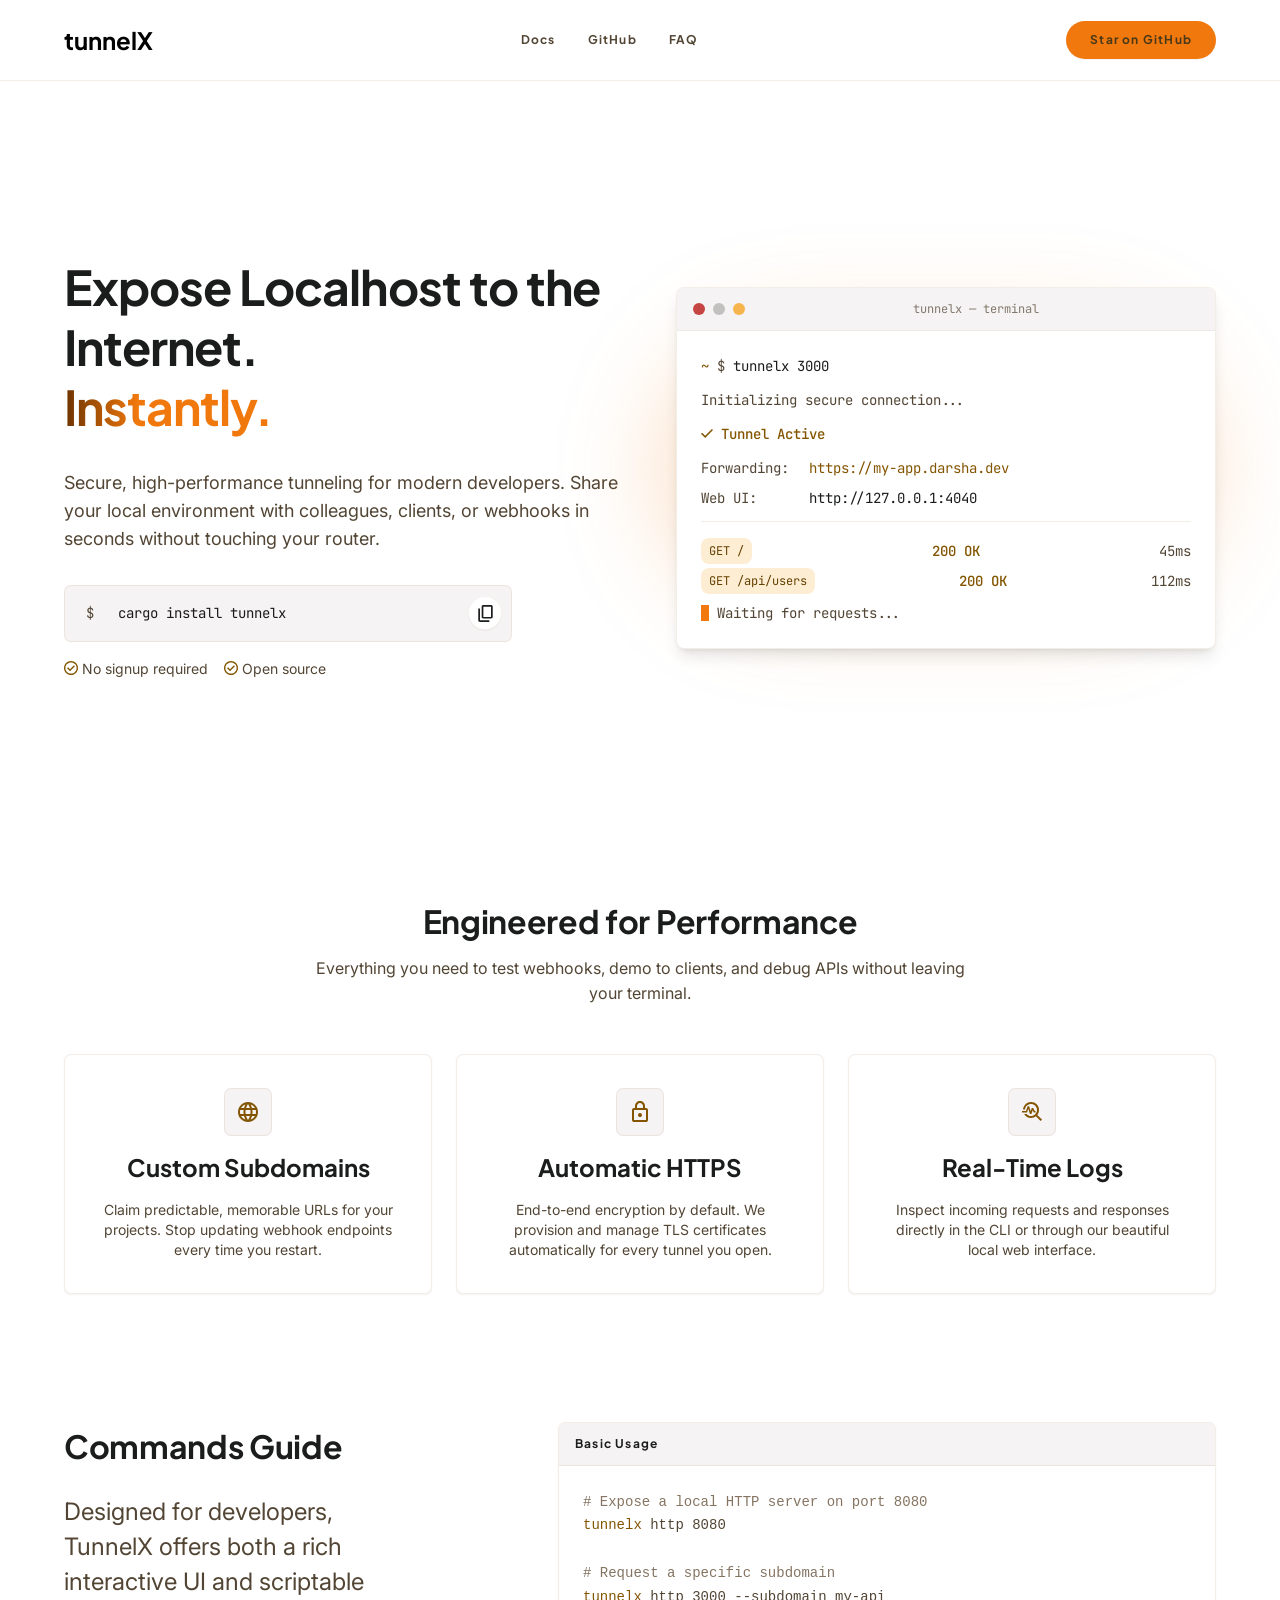
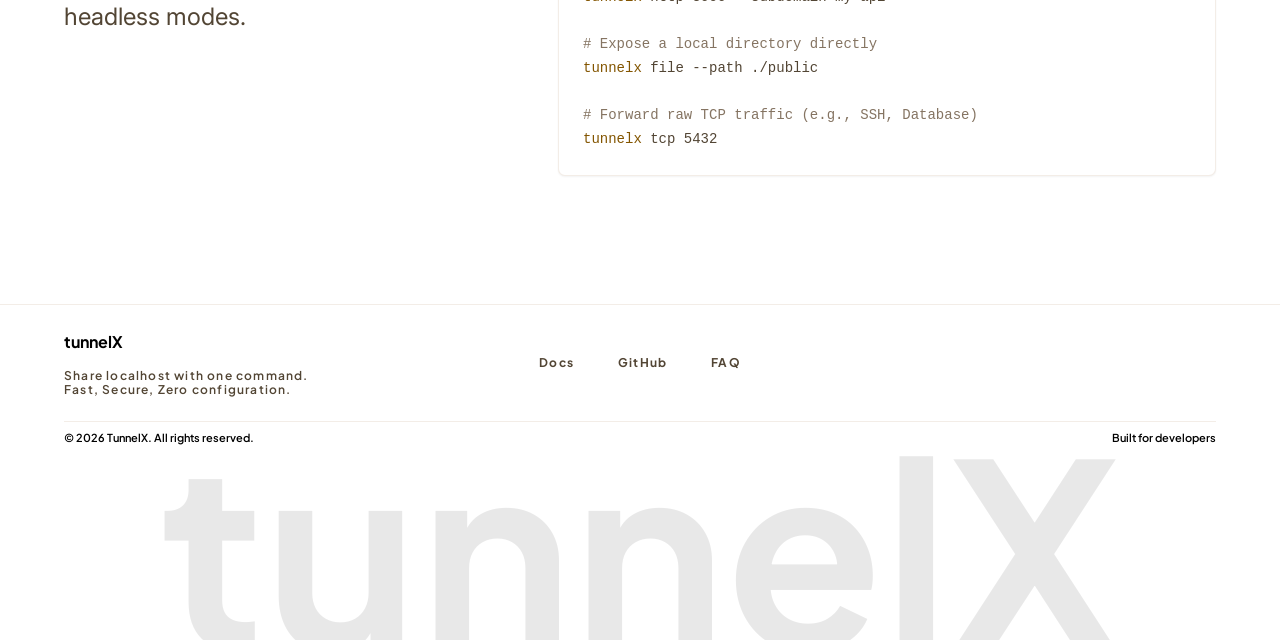
<file: website/index.html>
<!DOCTYPE html>
<html lang="en">
<head>
  <meta charset="UTF-8" />
  <meta name="viewport" content="width=device-width, initial-scale=1.0" />
  <title>tunnelX — Expose Localhost to the Internet. Instantly.</title>
  <meta name="description" content="Secure, high-performance tunneling for modern developers. Share your local environment with colleagues, clients, or webhooks in seconds without touching your router." />
  <link rel="preconnect" href="https://fonts.googleapis.com" />
  <link rel="preconnect" href="https://fonts.gstatic.com" crossorigin />
  <link href="https://fonts.googleapis.com/css2?family=Inter:wght@400;500;600&family=JetBrains+Mono:wght@400;500&family=Plus+Jakarta+Sans:wght@600;700;800&display=swap" rel="stylesheet" />
  <link rel="stylesheet" href="styles.css" />
</head>
<body>
  <!-- ================= NAV ================= -->
  <header class="nav">
    <div class="nav__inner container">
      <a class="nav__logo" href="#top">tunnelX</a>

      <nav class="nav__links" aria-label="Primary">
        <a href="docs.html">Docs</a>
        <a href="https://github.com/Its-darshu/tunnelX" rel="noopener">GitHub</a>
        <a href="#faq">FAQ</a>
      </nav>

      <div class="nav__actions">
        <a class="btn btn--primary" href="https://github.com/Its-darshu/tunnelX" rel="noopener">Star on GitHub</a>
        <button class="nav__toggle" aria-label="Toggle menu" aria-expanded="false" aria-controls="mobileMenu">
          <span></span><span></span><span></span>
        </button>
      </div>
    </div>
    <nav class="nav__mobile" id="mobileMenu" aria-label="Mobile">
      <a href="docs.html">Docs</a>
      <a href="https://github.com/Its-darshu/tunnelX" rel="noopener">GitHub</a>
      <a href="#faq">FAQ</a>
    </nav>
  </header>

  <main id="top">
    <!-- ================= HERO ================= -->
    <section class="hero container">
      <div class="hero__copy">
        <h1 class="hero__title">
          Expose Localhost to the<br />
          Internet.<br />
          <span class="hero__accent">Instantly.</span>
        </h1>
        <p class="hero__lead">
          Secure, high-performance tunneling for modern developers.
          Share your local environment with colleagues, clients, or
          webhooks in seconds without touching your router.
        </p>

        <div class="install">
          <div class="install__field">
            <span class="install__prompt">$</span>
            <code class="install__cmd" id="installCmd">cargo install tunnelx</code>
            <button class="install__copy" id="copyBtn" aria-label="Copy install command">
              <svg viewBox="0 0 14.1667 16.6667" width="15" height="17" fill="none" aria-hidden="true">
                <path d="M5 13.3333C4.54167 13.3333 4.14931 13.1701 3.82292 12.8438C3.49653 12.5174 3.33333 12.125 3.33333 11.6667V1.66667C3.33333 1.20833 3.49653 0.815972 3.82292 0.489583C4.14931 0.163194 4.54167 0 5 0H12.5C12.9583 0 13.3507 0.163194 13.6771 0.489583C14.0035 0.815972 14.1667 1.20833 14.1667 1.66667V11.6667C14.1667 12.125 14.0035 12.5174 13.6771 12.8438C13.3507 13.1701 12.9583 13.3333 12.5 13.3333H5M5 11.6667H12.5V1.66667H5V11.6667M1.66667 16.6667C1.20833 16.6667 0.815972 16.5035 0.489583 16.1771C0.163194 15.8507 0 15.4583 0 15V3.33333H1.66667V15H10.8333V16.6667H1.66667Z" fill="currentColor"/>
              </svg>
            </button>
          </div>
          <ul class="install__badges">
            <li>
              <svg viewBox="0 0 13.3333 13.3333" width="14" height="14" fill="none" aria-hidden="true">
                <path d="M5.73333 9.73333L10.4333 5.03333L9.5 4.1L5.73333 7.86667L3.83333 5.96667L2.9 6.9L5.73333 9.73333M6.66667 13.3333C5.74444 13.3333 4.87778 13.1583 4.06667 12.8083C3.25556 12.4583 2.55 11.9833 1.95 11.3833C1.35 10.7833 0.875 10.0778 0.525 9.26667C0.175 8.45556 0 7.58889 0 6.66667C0 5.74444 0.175 4.87778 0.525 4.06667C0.875 3.25556 1.35 2.55 1.95 1.95C2.55 1.35 3.25556 0.875 4.06667 0.525C4.87778 0.175 5.74444 0 6.66667 0C7.58889 0 8.45556 0.175 9.26667 0.525C10.0778 0.875 10.7833 1.35 11.3833 1.95C11.9833 2.55 12.4583 3.25556 12.8083 4.06667C13.1583 4.87778 13.3333 5.74444 13.3333 6.66667C13.3333 7.58889 13.1583 8.45556 12.8083 9.26667C12.4583 10.0778 11.9833 10.7833 11.3833 11.3833C10.7833 11.9833 10.0778 12.4583 9.26667 12.8083C8.45556 13.1583 7.58889 13.3333 6.66667 13.3333M6.66667 12C8.15556 12 9.41667 11.4833 10.45 10.45C11.4833 9.41667 12 8.15556 12 6.66667C12 5.17778 11.4833 3.91667 10.45 2.88333C9.41667 1.85 8.15556 1.33333 6.66667 1.33333C5.17778 1.33333 3.91667 1.85 2.88333 2.88333C1.85 3.91667 1.33333 5.17778 1.33333 6.66667C1.33333 8.15556 1.85 9.41667 2.88333 10.45C3.91667 11.4833 5.17778 12 6.66667 12Z" fill="currentColor"/>
              </svg>
              No signup required
            </li>
            <li>
              <svg viewBox="0 0 13.3333 13.3333" width="14" height="14" fill="none" aria-hidden="true">
                <path d="M5.73333 9.73333L10.4333 5.03333L9.5 4.1L5.73333 7.86667L3.83333 5.96667L2.9 6.9L5.73333 9.73333M6.66667 13.3333C5.74444 13.3333 4.87778 13.1583 4.06667 12.8083C3.25556 12.4583 2.55 11.9833 1.95 11.3833C1.35 10.7833 0.875 10.0778 0.525 9.26667C0.175 8.45556 0 7.58889 0 6.66667C0 5.74444 0.175 4.87778 0.525 4.06667C0.875 3.25556 1.35 2.55 1.95 1.95C2.55 1.35 3.25556 0.875 4.06667 0.525C4.87778 0.175 5.74444 0 6.66667 0C7.58889 0 8.45556 0.175 9.26667 0.525C10.0778 0.875 10.7833 1.35 11.3833 1.95C11.9833 2.55 12.4583 3.25556 12.8083 4.06667C13.1583 4.87778 13.3333 5.74444 13.3333 6.66667C13.3333 7.58889 13.1583 8.45556 12.8083 9.26667C12.4583 10.0778 11.9833 10.7833 11.3833 11.3833C10.7833 11.9833 10.0778 12.4583 9.26667 12.8083C8.45556 13.1583 7.58889 13.3333 6.66667 13.3333M6.66667 12C8.15556 12 9.41667 11.4833 10.45 10.45C11.4833 9.41667 12 8.15556 12 6.66667C12 5.17778 11.4833 3.91667 10.45 2.88333C9.41667 1.85 8.15556 1.33333 6.66667 1.33333C5.17778 1.33333 3.91667 1.85 2.88333 2.88333C1.85 3.91667 1.33333 5.17778 1.33333 6.66667C1.33333 8.15556 1.85 9.41667 2.88333 10.45C3.91667 11.4833 5.17778 12 6.66667 12Z" fill="currentColor"/>
              </svg>
              Open source
            </li>
          </ul>
        </div>
      </div>

      <!-- Terminal mock -->
      <div class="hero__terminal">
        <div class="term__glow" aria-hidden="true"></div>
        <div class="term">
          <div class="term__bar">
            <span class="term__dot term__dot--red"></span>
            <span class="term__dot term__dot--yellow"></span>
            <span class="term__dot term__dot--green"></span>
            <span class="term__title">tunnelx — terminal</span>
          </div>
          <div class="term__body">
            <p class="term__line"><span class="c-amber">~</span> <span class="c-muted">$</span> <span class="c-ink">tunnelx 3000</span></p>
            <p class="term__line c-muted">Initializing secure connection...</p>
            <p class="term__line term__active">
              <svg viewBox="0 0 10.8667 8.01667" width="12" height="9" fill="none" aria-hidden="true">
                <path d="M3.8 8.01667L0 4.21667L0.95 3.26667L3.8 6.11667L9.91667 0L10.8667 0.95L3.8 8.01667Z" fill="currentColor"/>
              </svg>
              <span class="c-amber">Tunnel Active</span>
            </p>
            <dl class="term__meta">
              <dt class="c-muted">Forwarding:</dt>
              <dd class="c-link">https://my-app.darsha.dev</dd>
              <dt class="c-muted">Web UI:</dt>
              <dd class="c-ink">http://127.0.0.1:4040</dd>
            </dl>
            <div class="term__requests">
              <div class="term__req">
                <span class="req__method">GET /</span>
                <span class="c-amber req__status">200 OK</span>
                <span class="c-muted req__time">45ms</span>
              </div>
              <div class="term__req">
                <span class="req__method">GET /api/users</span>
                <span class="c-amber req__status">200 OK</span>
                <span class="c-muted req__time">112ms</span>
              </div>
              <div class="term__waiting">
                <span class="term__cursor"></span>
                <span class="c-muted">Waiting for requests...</span>
              </div>
            </div>
          </div>
        </div>
      </div>
    </section>

    <!-- ================= FEATURES ================= -->
    <section class="features container" id="faq">
      <div class="section-head">
        <h2 class="section-head__title section-head__title--sm">Engineered for Performance</h2>
        <p class="section-head__sub">
          Everything you need to test webhooks, demo to clients, and debug APIs without leaving
          your terminal.
        </p>
      </div>
      <div class="features__grid">
        <article class="card">
          <div class="card__icon">
            <svg viewBox="0 0 20 20" width="20" height="20" fill="none" aria-hidden="true">
              <path d="M10.0125 20C8.6375 20 7.34167 19.7375 6.125 19.2125C4.90833 18.6875 3.84583 17.9708 2.9375 17.0625C2.02917 16.1542 1.3125 15.0917 0.7875 13.875C0.2625 12.6583 0 11.3625 0 9.9875C0 8.6125 0.2625 7.32083 0.7875 6.1125C1.3125 4.90417 2.02917 3.84583 2.9375 2.9375C3.84583 2.02917 4.90833 1.3125 6.125 0.7875C7.34167 0.2625 8.6375 0 10.0125 0C11.3875 0 12.6792 0.2625 13.8875 0.7875C15.0958 1.3125 16.1542 2.02917 17.0625 2.9375C17.9708 3.84583 18.6875 4.90417 19.2125 6.1125C19.7375 7.32083 20 8.6125 20 9.9875C20 11.3625 19.7375 12.6583 19.2125 13.875C18.6875 15.0917 17.9708 16.1542 17.0625 17.0625C16.1542 17.9708 15.0958 18.6875 13.8875 19.2125C12.6792 19.7375 11.3875 20 10.0125 20M10 17.95C10.4333 17.35 10.8083 16.725 11.125 16.075C11.4417 15.425 11.7 14.7333 11.9 14H8.1C8.3 14.7333 8.55833 15.425 8.875 16.075C9.19167 16.725 9.56667 17.35 10 17.95M7.4 17.55C7.1 17 6.8375 16.4292 6.6125 15.8375C6.3875 15.2458 6.2 14.6333 6.05 14H3.1C3.58333 14.8333 4.1875 15.5583 4.9125 16.175C5.6375 16.7917 6.46667 17.25 7.4 17.55M12.6 17.55C13.5333 17.25 14.3625 16.7917 15.0875 16.175C15.8125 15.5583 16.4167 14.8333 16.9 14H13.95C13.8 14.6333 13.6125 15.2458 13.3875 15.8375C13.1625 16.4292 12.9 17 12.6 17.55M2.25 12H5.65C5.6 11.6667 5.5625 11.3375 5.5375 11.0125C5.5125 10.6875 5.5 10.35 5.5 10C5.5 9.65 5.5125 9.3125 5.5375 8.9875C5.5625 8.6625 5.6 8.33333 5.65 8H2.25C2.16667 8.33333 2.10417 8.6625 2.0625 8.9875C2.02083 9.3125 2 9.65 2 10C2 10.35 2.02083 10.6875 2.0625 11.0125C2.10417 11.3375 2.16667 11.6667 2.25 12M7.65 12H12.35C12.4 11.6667 12.4375 11.3375 12.4625 11.0125C12.4875 10.6875 12.5 10.35 12.5 10C12.5 9.65 12.4875 9.3125 12.4625 8.9875C12.4375 8.6625 12.4 8.33333 12.35 8H7.65C7.6 8.33333 7.5625 8.6625 7.5375 8.9875C7.5125 9.3125 7.5 9.65 7.5 10C7.5 10.35 7.5125 10.6875 7.5375 11.0125C7.5625 11.3375 7.6 11.6667 7.65 12M14.35 12H17.75C17.8333 11.6667 17.8958 11.3375 17.9375 11.0125C17.9792 10.6875 18 10.35 18 10C18 9.65 17.9792 9.3125 17.9375 8.9875C17.8958 8.6625 17.8333 8.33333 17.75 8H14.35C14.4 8.33333 14.4375 8.6625 14.4625 8.9875C14.4875 9.3125 14.5 9.65 14.5 10C14.5 10.35 14.4875 10.6875 14.4625 11.0125C14.4375 11.3375 14.4 11.6667 14.35 12M13.95 6H16.9C16.4167 5.16667 15.8125 4.44167 15.0875 3.825C14.3625 3.20833 13.5333 2.75 12.6 2.45C12.9 3 13.1625 3.57083 13.3875 4.1625C13.6125 4.75417 13.8 5.36667 13.95 6M8.1 6H11.9C11.7 5.26667 11.4417 4.575 11.125 3.925C10.8083 3.275 10.4333 2.65 10 2.05C9.56667 2.65 9.19167 3.275 8.875 3.925C8.55833 4.575 8.3 5.26667 8.1 6M3.1 6H6.05C6.2 5.36667 6.3875 4.75417 6.6125 4.1625C6.8375 3.57083 7.1 3 7.4 2.45C6.46667 2.75 5.6375 3.20833 4.9125 3.825C4.1875 4.44167 3.58333 5.16667 3.1 6Z" fill="currentColor"/>
            </svg>
          </div>
          <h3 class="card__title">Custom Subdomains</h3>
          <p class="card__body">Claim predictable, memorable URLs for your projects. Stop updating webhook endpoints every time you restart.</p>
        </article>

        <article class="card">
          <div class="card__icon">
            <svg viewBox="0 0 16 21" width="16" height="21" fill="none" aria-hidden="true">
              <path d="M2 21C1.45 21 0.979167 20.8042 0.5875 20.4125C0.195833 20.0208 0 19.55 0 19V9C0 8.45 0.195833 7.97917 0.5875 7.5875C0.979167 7.19583 1.45 7 2 7H3V5C3 3.61667 3.4875 2.4375 4.4625 1.4625C5.4375 0.4875 6.61667 0 8 0C9.38333 0 10.5625 0.4875 11.5375 1.4625C12.5125 2.4375 13 3.61667 13 5V7H14C14.55 7 15.0208 7.19583 15.4125 7.5875C15.8042 7.97917 16 8.45 16 9V19C16 19.55 15.8042 20.0208 15.4125 20.4125C15.0208 20.8042 14.55 21 14 21H2M2 19H14V9H2V19M8 16C8.55 16 9.02083 15.8042 9.4125 15.4125C9.80417 15.0208 10 14.55 10 14C10 13.45 9.80417 12.9792 9.4125 12.5875C9.02083 12.1958 8.55 12 8 12C7.45 12 6.97917 12.1958 6.5875 12.5875C6.19583 12.9792 6 13.45 6 14C6 14.55 6.19583 15.0208 6.5875 15.4125C6.97917 15.8042 7.45 16 8 16M5 7H11V5C11 4.16667 10.7083 3.45833 10.125 2.875C9.54167 2.29167 8.83333 2 8 2C7.16667 2 6.45833 2.29167 5.875 2.875C5.29167 3.45833 5 4.16667 5 5V7Z" fill="currentColor"/>
            </svg>
          </div>
          <h3 class="card__title">Automatic HTTPS</h3>
          <p class="card__body">End-to-end encryption by default. We provision and manage TLS certificates automatically for every tunnel you open.</p>
        </article>

        <article class="card">
          <div class="card__icon">
            <svg viewBox="0 0 20 19" width="20" height="19" fill="none" aria-hidden="true">
              <path d="M18.6 19L13.9 14.3C13.2167 14.8333 12.4625 15.25 11.6375 15.55C10.8125 15.85 9.93333 16 9 16C7.5 16 6.14583 15.6333 4.9375 14.9C3.72917 14.1667 2.775 13.2 2.075 12H4.525C5.09167 12.6167 5.75417 13.1042 6.5125 13.4625C7.27083 13.8208 8.1 14 9 14C10.6667 14 12.0833 13.4167 13.25 12.25C14.4167 11.0833 15 9.66667 15 8C15 6.33333 14.4167 4.91667 13.25 3.75C12.0833 2.58333 10.6667 2 9 2C7.43333 2 6.07917 2.52917 4.9375 3.5875C3.79583 4.64583 3.15833 5.95 3.025 7.5H1.025C1.15833 5.38333 1.9875 3.60417 3.5125 2.1625C5.0375 0.720833 6.86667 0 9 0C11.2333 0 13.125 0.775 14.675 2.325C16.225 3.875 17 5.76667 17 8C17 8.93333 16.85 9.8125 16.55 10.6375C16.25 11.4625 15.8333 12.2167 15.3 12.9L20 17.6L18.6 19M7.925 12L6.35 6.8L5.05 10.5H0V9H4L5.65 4.25H7.15L8.675 9.35L9.75 6H11.25L12.75 9H13.5V10.5H11.825L10.65 8.15L9.4 12H7.925Z" fill="currentColor"/>
            </svg>
          </div>
          <h3 class="card__title">Real-Time Logs</h3>
          <p class="card__body">Inspect incoming requests and responses directly in the CLI or through our beautiful local web interface.</p>
        </article>
      </div>
    </section>

    <!-- ================= COMMANDS GUIDE ================= -->
    <section class="commands container" id="commands">
      <div class="commands__intro">
        <h2 class="commands__title">Commands Guide</h2>
        <p class="commands__text">Designed for developers, TunnelX offers both a rich interactive UI and scriptable headless modes.</p>
      </div>
      <div class="code-panel">
        <div class="code-panel__bar">Basic Usage</div>
        <pre class="code-panel__pre"><code><span class="c-comment"># Expose a local HTTP server on port 8080</span>
<span class="c-cmd">tunnelx</span> http 8080

<span class="c-comment"># Request a specific subdomain</span>
<span class="c-cmd">tunnelx</span> http 3000 --subdomain my-api

<span class="c-comment"># Expose a local directory directly</span>
<span class="c-cmd">tunnelx</span> file --path ./public

<span class="c-comment"># Forward raw TCP traffic (e.g., SSH, Database)</span>
<span class="c-cmd">tunnelx</span> tcp 5432</code></pre>
      </div>
    </section>
  </main>

  <!-- ================= FOOTER ================= -->
  <footer class="footer">
    <div class="footer__inner container">
      <div class="footer__top">
        <div class="footer__brand">
          <span class="footer__logo">tunnelX</span>
          <p class="footer__tagline">Share localhost with one command.<br />Fast, Secure, Zero configuration.</p>
        </div>
        <nav class="footer__nav" aria-label="Footer">
          <a href="docs.html">Docs</a>
          <a href="https://github.com/Its-darshu/tunnelX" rel="noopener">GitHub</a>
          <a href="index.html#faq">FAQ</a>
        </nav>
      </div>

      <hr class="footer__divider" />

      <div class="footer__bottom">
        <span>© 2026 TunnelX. All rights reserved.</span>
        <span>Built for developers</span>
      </div>

      <div class="footer__watermark" aria-hidden="true">tunnelX</div>
    </div>
  </footer>

  <script src="script.js"></script>
</body>
</html>
</file>
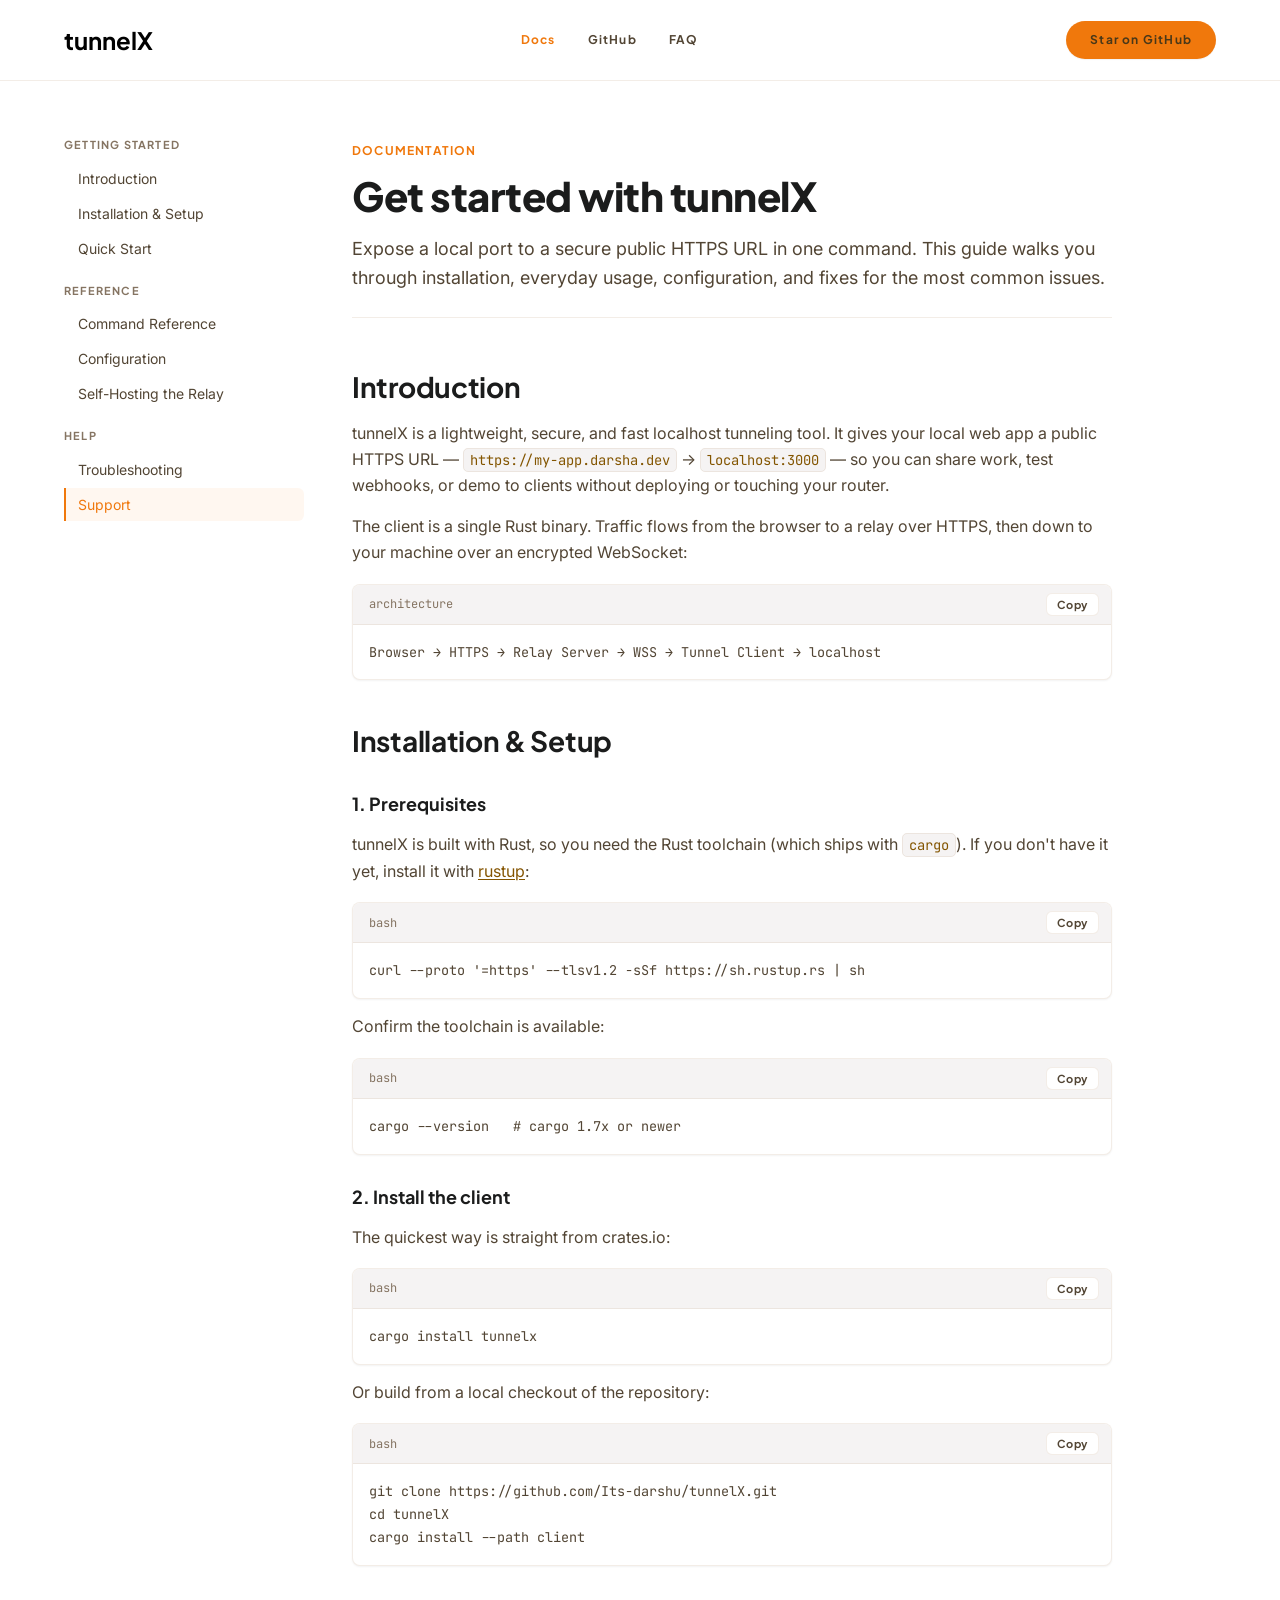
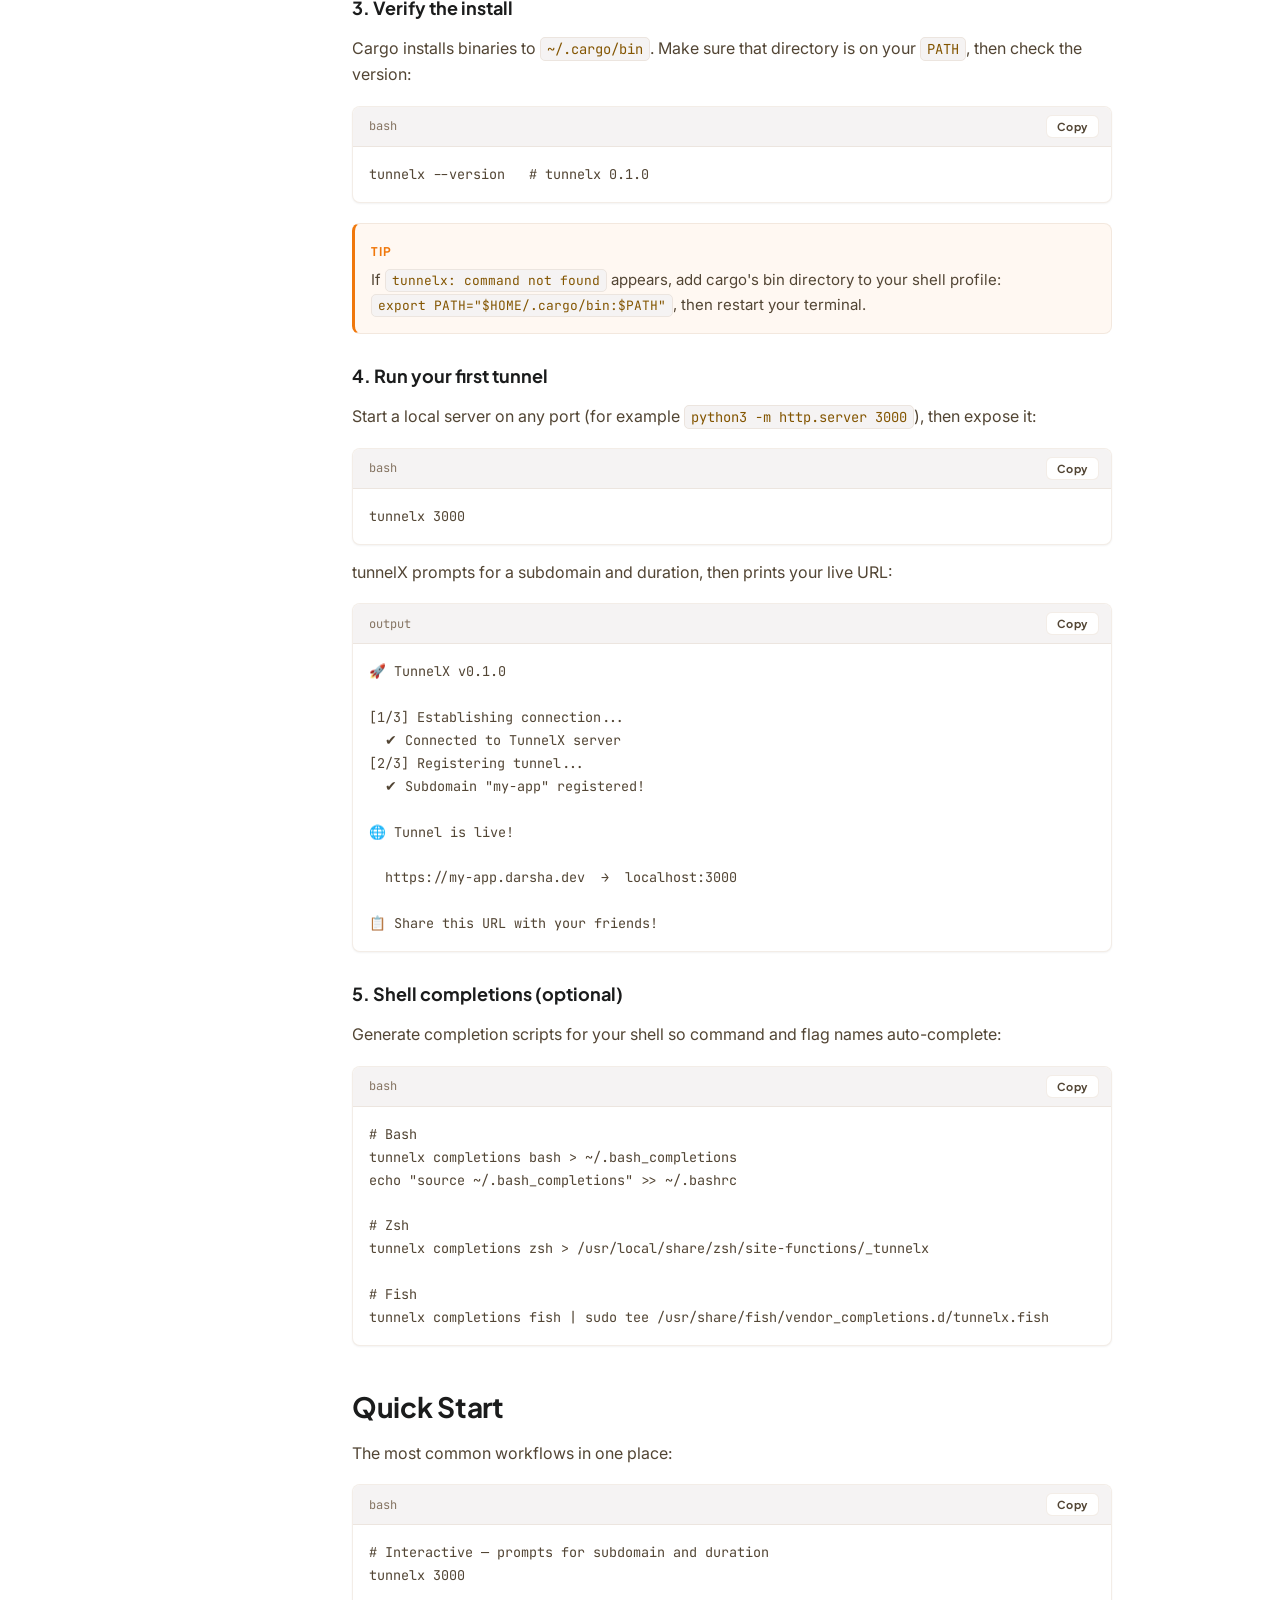
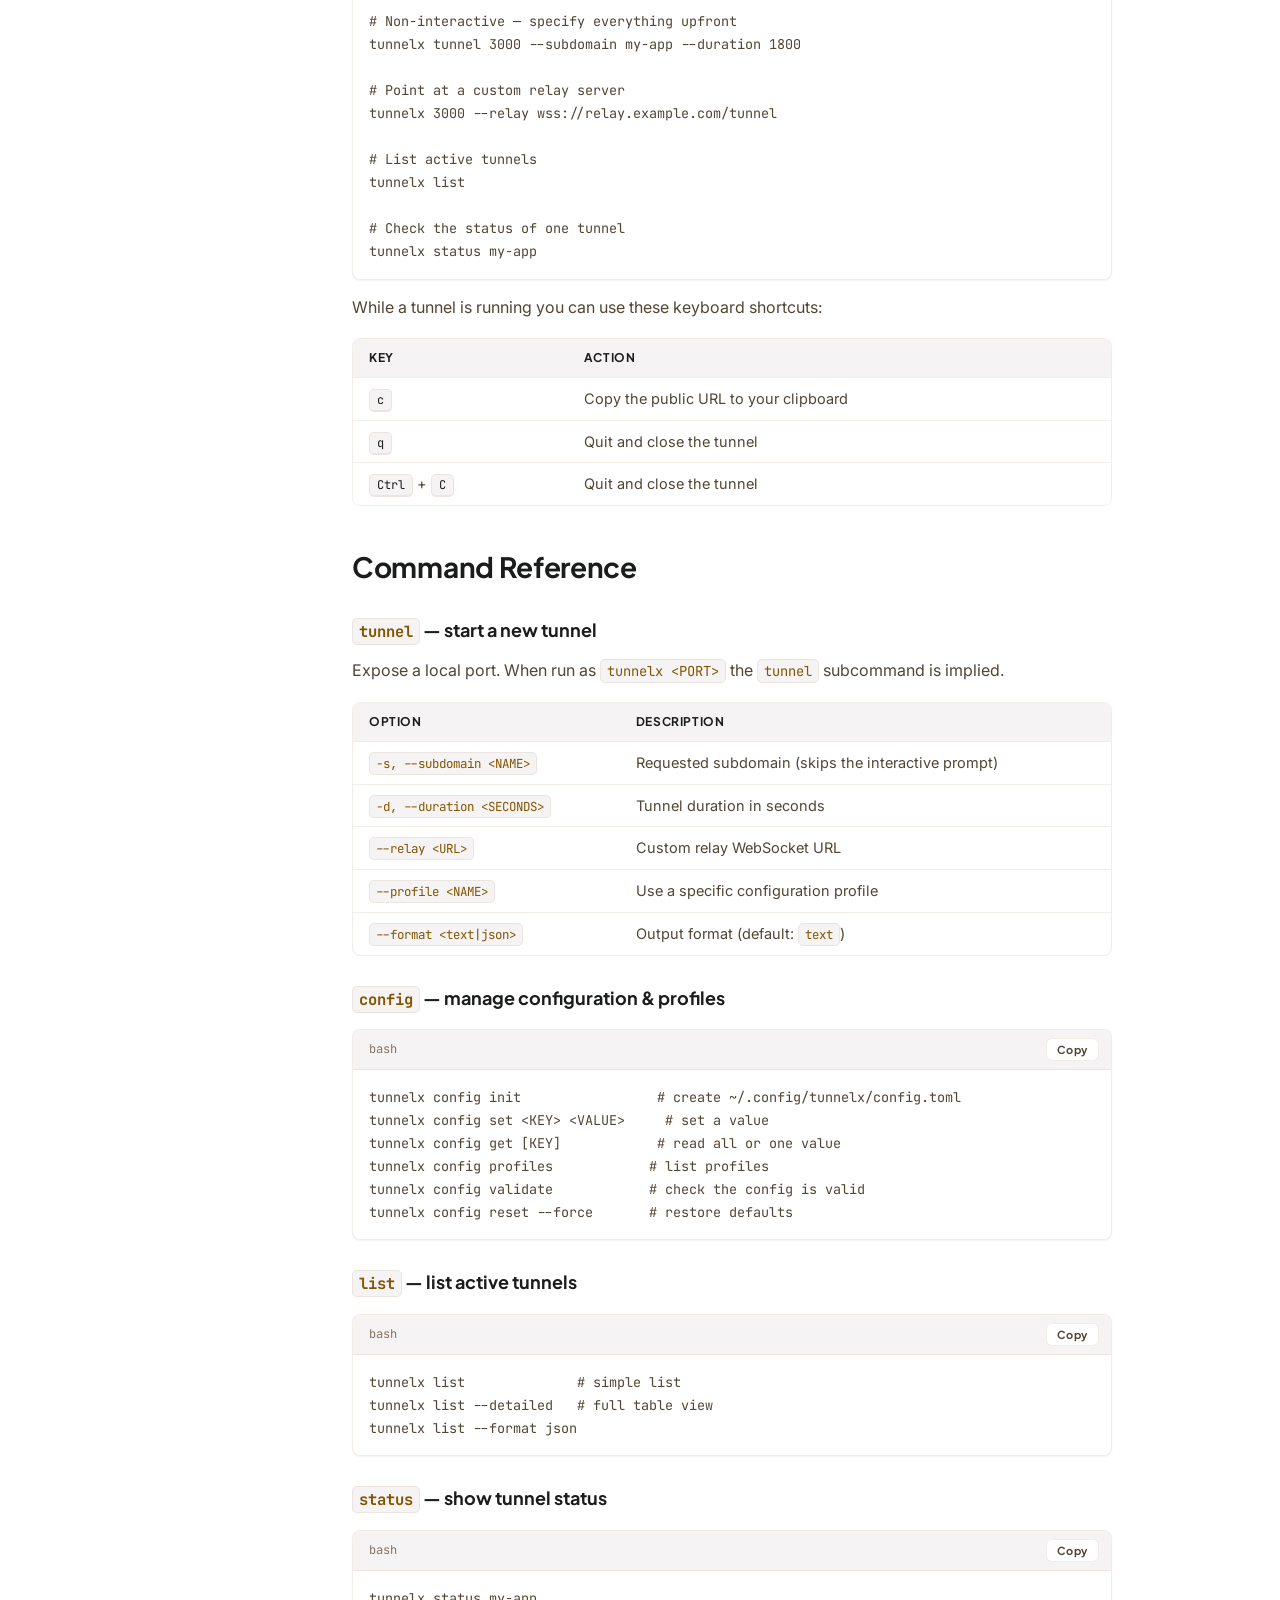
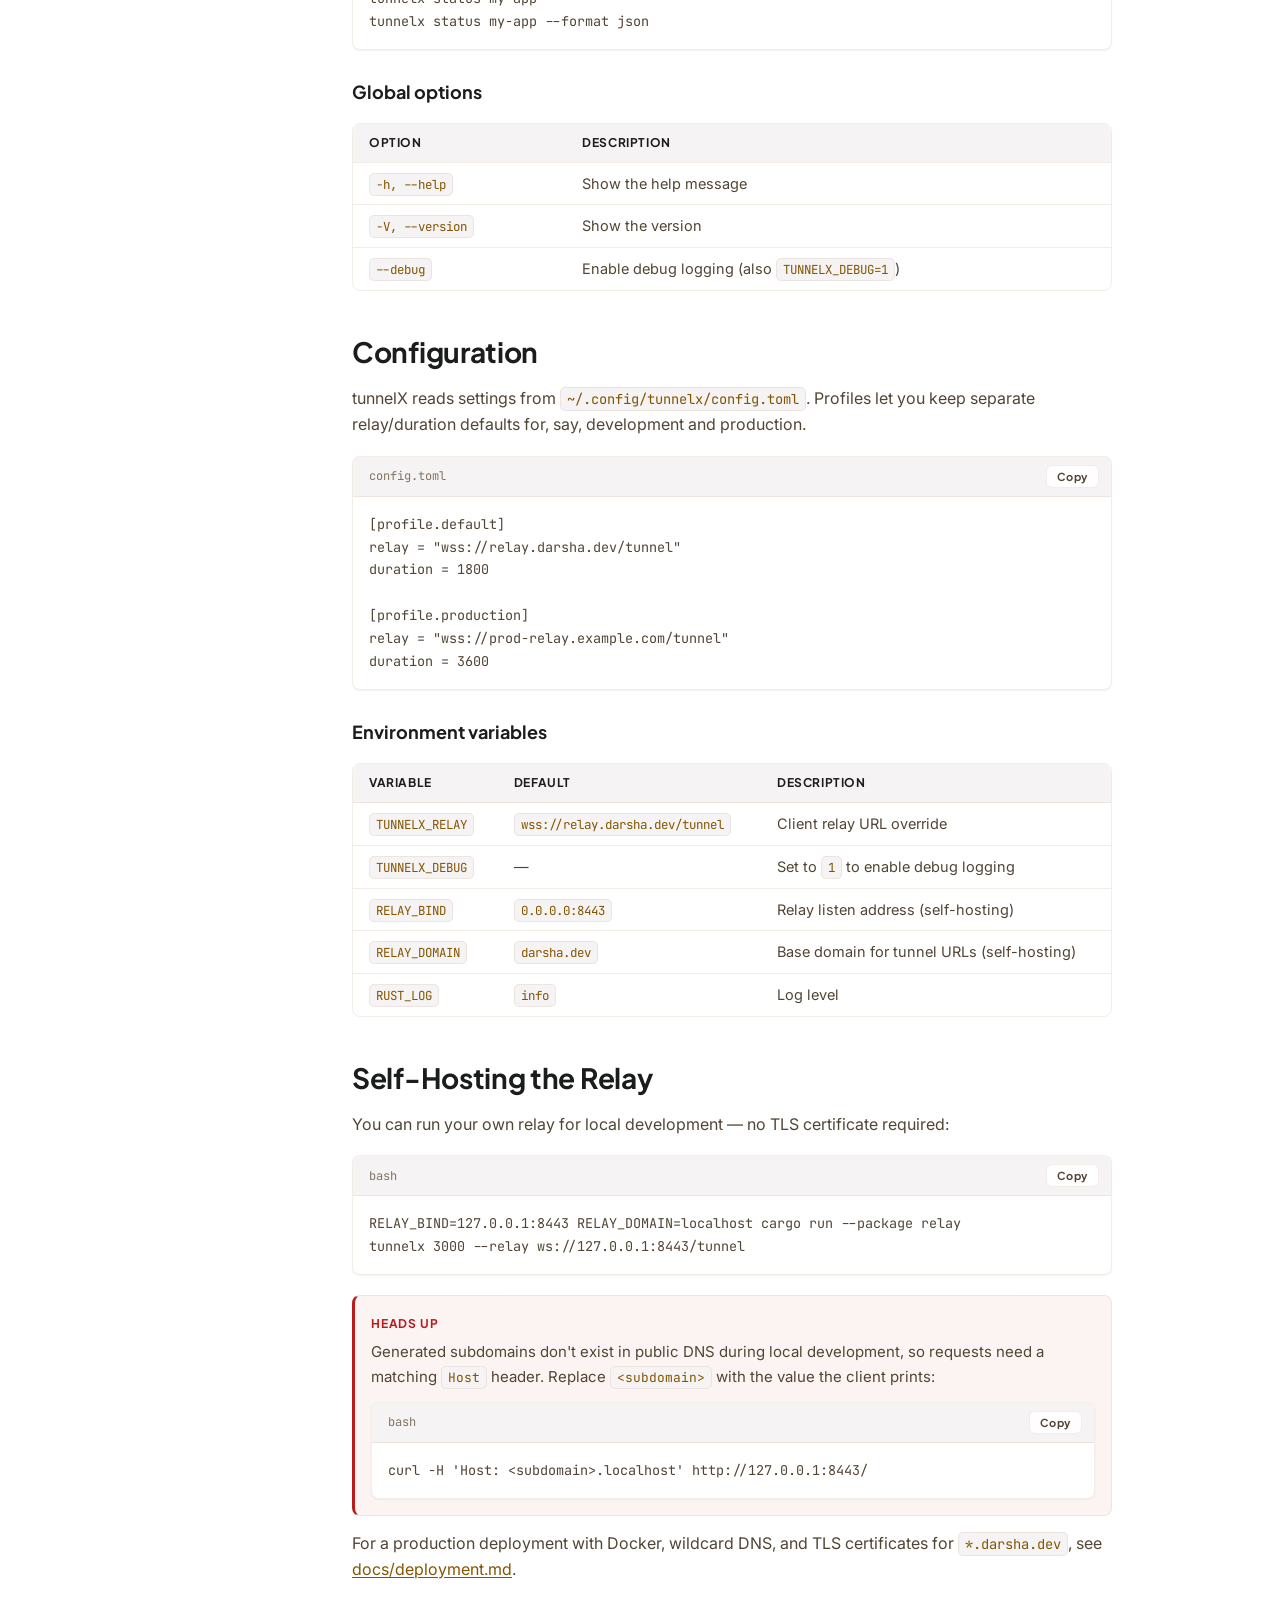
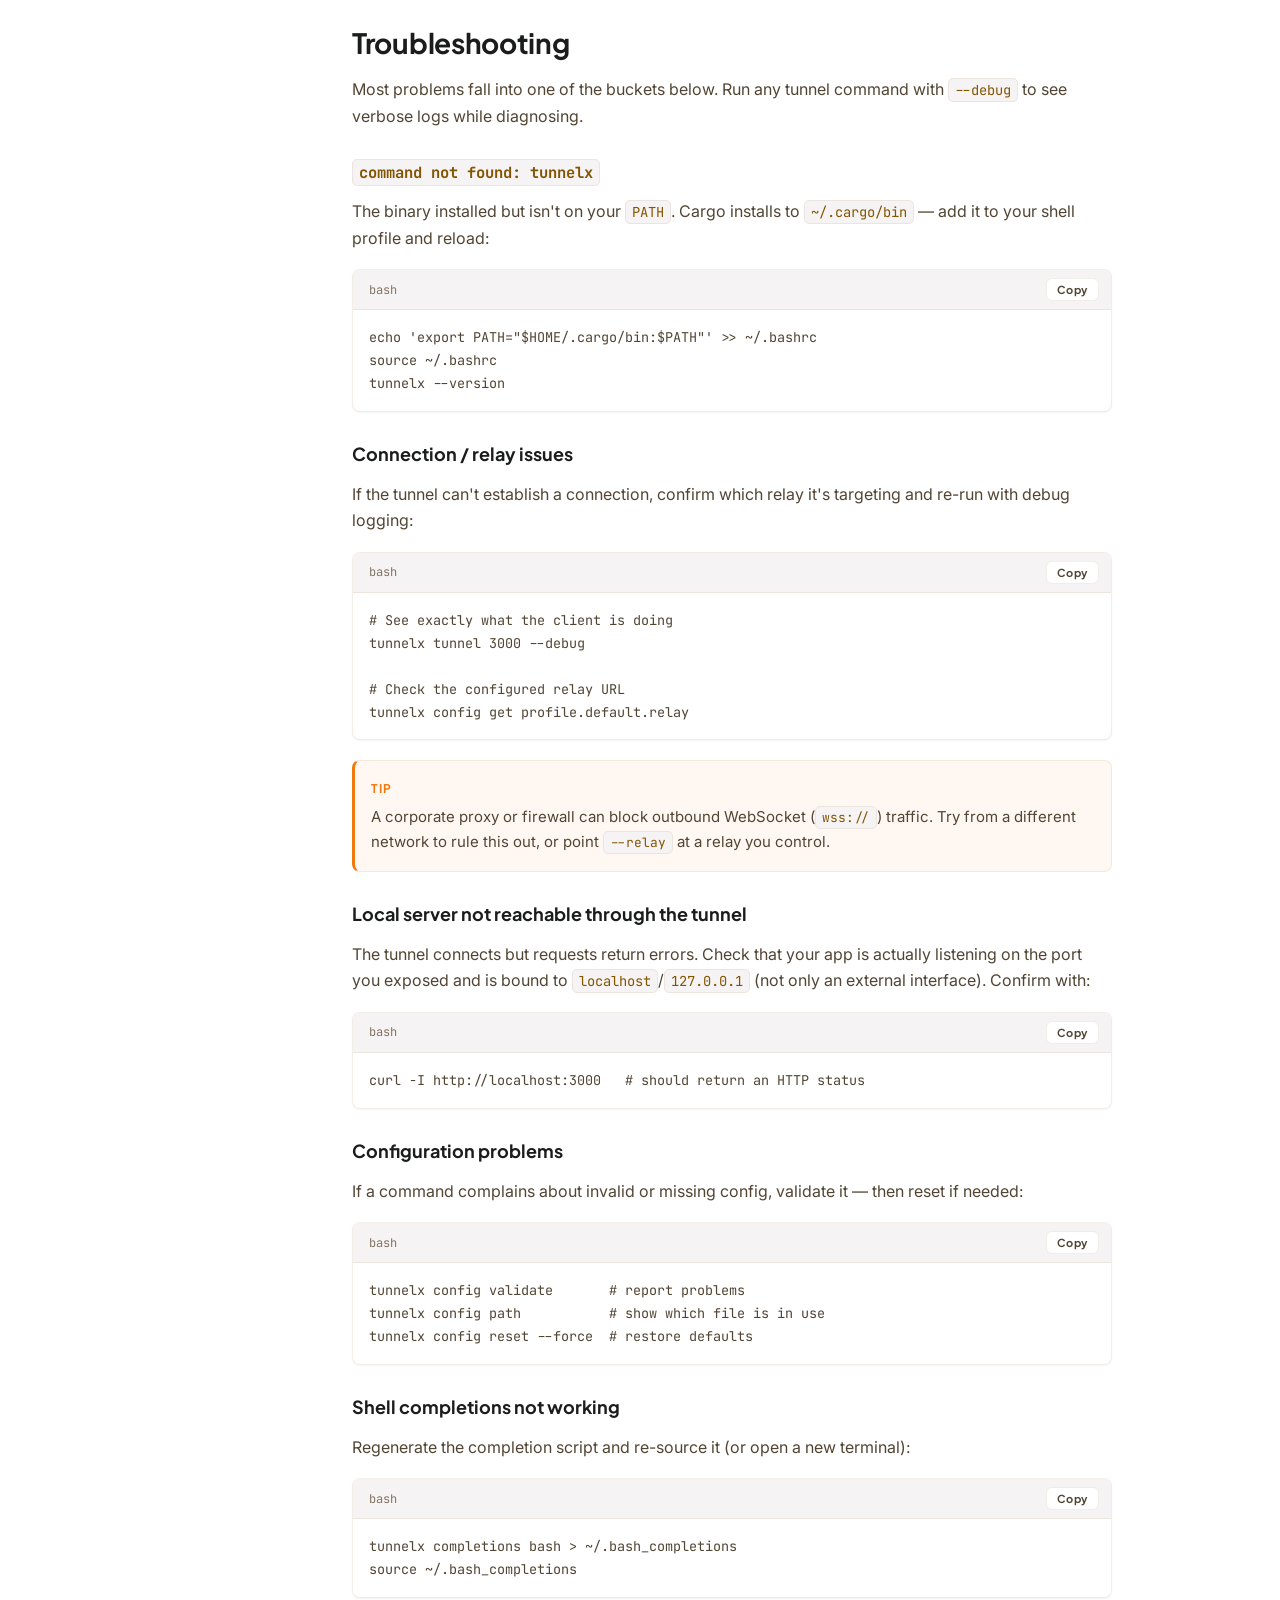
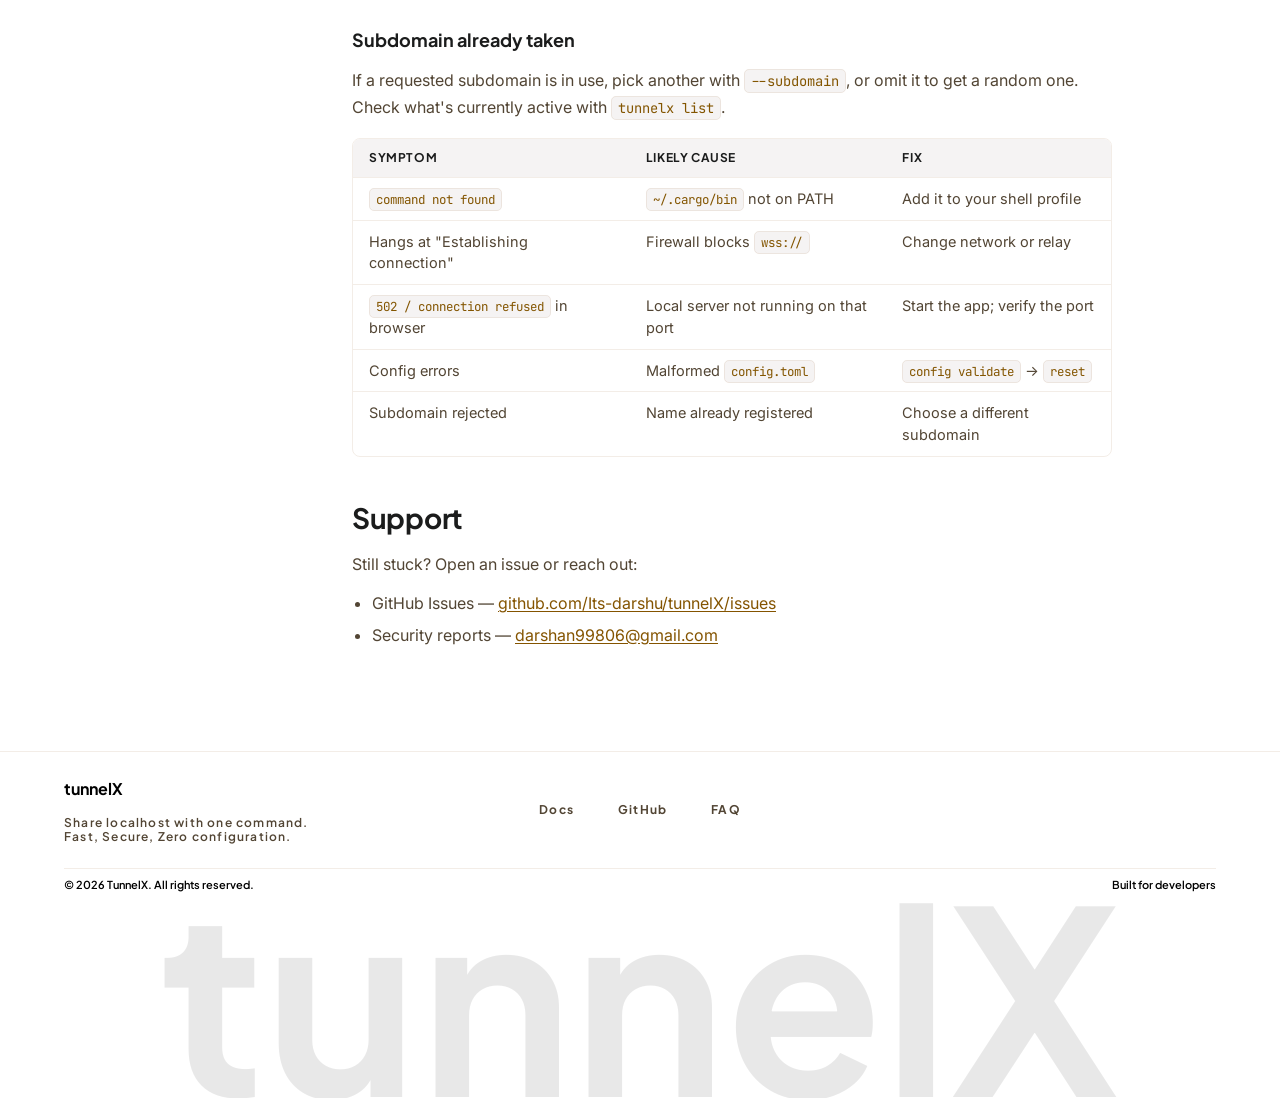
<file: website/docs.html>
<!DOCTYPE html>
<html lang="en">
<head>
  <meta charset="UTF-8" />
  <meta name="viewport" content="width=device-width, initial-scale=1.0" />
  <title>tunnelX — Documentation</title>
  <meta name="description" content="Setup guide, command reference, configuration, and troubleshooting for tunnelX — secure localhost tunneling in one command." />
  <link rel="preconnect" href="https://fonts.googleapis.com" />
  <link rel="preconnect" href="https://fonts.gstatic.com" crossorigin />
  <link href="https://fonts.googleapis.com/css2?family=Inter:wght@400;500;600&family=JetBrains+Mono:wght@400;500&family=Plus+Jakarta+Sans:wght@600;700;800&display=swap" rel="stylesheet" />
  <link rel="stylesheet" href="styles.css" />
</head>
<body>
  <!-- ================= NAV ================= -->
  <header class="nav">
    <div class="nav__inner container">
      <a class="nav__logo" href="index.html">tunnelX</a>

      <nav class="nav__links" aria-label="Primary">
        <a href="docs.html" class="is-active">Docs</a>
        <a href="https://github.com/Its-darshu/tunnelX" rel="noopener">GitHub</a>
        <a href="index.html#faq">FAQ</a>
      </nav>

      <div class="nav__actions">
        <a class="btn btn--primary" href="https://github.com/Its-darshu/tunnelX" rel="noopener">Star on GitHub</a>
        <button class="nav__toggle" aria-label="Toggle menu" aria-expanded="false" aria-controls="mobileMenu">
          <span></span><span></span><span></span>
        </button>
      </div>
    </div>
    <nav class="nav__mobile" id="mobileMenu" aria-label="Mobile">
      <a href="docs.html">Docs</a>
      <a href="https://github.com/Its-darshu/tunnelX" rel="noopener">GitHub</a>
      <a href="index.html#faq">FAQ</a>
    </nav>
  </header>

  <div class="docs container">
    <!-- ================= SIDEBAR ================= -->
    <aside class="docs__sidebar" aria-label="Documentation">
      <button class="docs__navtoggle" aria-expanded="false" aria-controls="docsNav">
        On this page
        <svg viewBox="0 0 12 8" width="12" height="8" fill="none" aria-hidden="true"><path d="M1 1.5 6 6.5 11 1.5" stroke="currentColor" stroke-width="1.5" stroke-linecap="round" stroke-linejoin="round"/></svg>
      </button>
      <nav class="docs__nav" id="docsNav">
        <span class="docs__navlabel">Getting Started</span>
        <a href="#introduction">Introduction</a>
        <a href="#installation">Installation &amp; Setup</a>
        <a href="#quick-start">Quick Start</a>
        <span class="docs__navlabel">Reference</span>
        <a href="#commands">Command Reference</a>
        <a href="#configuration">Configuration</a>
        <a href="#self-hosting">Self-Hosting the Relay</a>
        <span class="docs__navlabel">Help</span>
        <a href="#troubleshooting">Troubleshooting</a>
        <a href="#support">Support</a>
      </nav>
    </aside>

    <!-- ================= CONTENT ================= -->
    <article class="docs__content">
      <header class="docs__hero">
        <span class="docs__eyebrow">Documentation</span>
        <h1 class="docs__h1">Get started with tunnelX</h1>
        <p class="docs__lead">Expose a local port to a secure public HTTPS URL in one command. This guide walks you through installation, everyday usage, configuration, and fixes for the most common issues.</p>
      </header>

      <!-- Introduction -->
      <section id="introduction" class="docs__section">
        <h2>Introduction</h2>
        <p>tunnelX is a lightweight, secure, and fast localhost tunneling tool. It gives your local web app a public HTTPS URL — <code>https://my-app.darsha.dev</code> → <code>localhost:3000</code> — so you can share work, test webhooks, or demo to clients without deploying or touching your router.</p>
        <p>The client is a single Rust binary. Traffic flows from the browser to a relay over HTTPS, then down to your machine over an encrypted WebSocket:</p>
        <div class="cb" data-lang="text">
          <div class="cb__bar"><span class="cb__lang">architecture</span><button class="cb__copy" type="button">Copy</button></div>
          <pre><code>Browser → HTTPS → Relay Server → WSS → Tunnel Client → localhost</code></pre>
        </div>
      </section>

      <!-- Installation -->
      <section id="installation" class="docs__section">
        <h2>Installation &amp; Setup</h2>

        <h3>1. Prerequisites</h3>
        <p>tunnelX is built with Rust, so you need the Rust toolchain (which ships with <code>cargo</code>). If you don't have it yet, install it with <a href="https://rustup.rs" rel="noopener">rustup</a>:</p>
        <div class="cb" data-lang="bash">
          <div class="cb__bar"><span class="cb__lang">bash</span><button class="cb__copy" type="button">Copy</button></div>
          <pre><code>curl --proto '=https' --tlsv1.2 -sSf https://sh.rustup.rs | sh</code></pre>
        </div>
        <p>Confirm the toolchain is available:</p>
        <div class="cb" data-lang="bash">
          <div class="cb__bar"><span class="cb__lang">bash</span><button class="cb__copy" type="button">Copy</button></div>
          <pre><code>cargo --version   # cargo 1.7x or newer</code></pre>
        </div>

        <h3>2. Install the client</h3>
        <p>The quickest way is straight from crates.io:</p>
        <div class="cb" data-lang="bash">
          <div class="cb__bar"><span class="cb__lang">bash</span><button class="cb__copy" type="button">Copy</button></div>
          <pre><code>cargo install tunnelx</code></pre>
        </div>
        <p>Or build from a local checkout of the repository:</p>
        <div class="cb" data-lang="bash">
          <div class="cb__bar"><span class="cb__lang">bash</span><button class="cb__copy" type="button">Copy</button></div>
          <pre><code>git clone https://github.com/Its-darshu/tunnelX.git
cd tunnelX
cargo install --path client</code></pre>
        </div>

        <h3>3. Verify the install</h3>
        <p>Cargo installs binaries to <code>~/.cargo/bin</code>. Make sure that directory is on your <code>PATH</code>, then check the version:</p>
        <div class="cb" data-lang="bash">
          <div class="cb__bar"><span class="cb__lang">bash</span><button class="cb__copy" type="button">Copy</button></div>
          <pre><code>tunnelx --version   # tunnelx 0.1.0</code></pre>
        </div>
        <div class="callout callout--tip">
          <span class="callout__title">Tip</span>
          <p>If <code>tunnelx: command not found</code> appears, add cargo's bin directory to your shell profile: <code>export PATH="$HOME/.cargo/bin:$PATH"</code>, then restart your terminal.</p>
        </div>

        <h3>4. Run your first tunnel</h3>
        <p>Start a local server on any port (for example <code>python3 -m http.server 3000</code>), then expose it:</p>
        <div class="cb" data-lang="bash">
          <div class="cb__bar"><span class="cb__lang">bash</span><button class="cb__copy" type="button">Copy</button></div>
          <pre><code>tunnelx 3000</code></pre>
        </div>
        <p>tunnelX prompts for a subdomain and duration, then prints your live URL:</p>
        <div class="cb" data-lang="text">
          <div class="cb__bar"><span class="cb__lang">output</span><button class="cb__copy" type="button">Copy</button></div>
          <pre><code>🚀 TunnelX v0.1.0

[1/3] Establishing connection...
  ✔ Connected to TunnelX server
[2/3] Registering tunnel...
  ✔ Subdomain "my-app" registered!

🌐 Tunnel is live!

  https://my-app.darsha.dev  →  localhost:3000

📋 Share this URL with your friends!</code></pre>
        </div>

        <h3>5. Shell completions (optional)</h3>
        <p>Generate completion scripts for your shell so command and flag names auto-complete:</p>
        <div class="cb" data-lang="bash">
          <div class="cb__bar"><span class="cb__lang">bash</span><button class="cb__copy" type="button">Copy</button></div>
          <pre><code># Bash
tunnelx completions bash &gt; ~/.bash_completions
echo "source ~/.bash_completions" &gt;&gt; ~/.bashrc

# Zsh
tunnelx completions zsh &gt; /usr/local/share/zsh/site-functions/_tunnelx

# Fish
tunnelx completions fish | sudo tee /usr/share/fish/vendor_completions.d/tunnelx.fish</code></pre>
        </div>
      </section>

      <!-- Quick Start -->
      <section id="quick-start" class="docs__section">
        <h2>Quick Start</h2>
        <p>The most common workflows in one place:</p>
        <div class="cb" data-lang="bash">
          <div class="cb__bar"><span class="cb__lang">bash</span><button class="cb__copy" type="button">Copy</button></div>
          <pre><code># Interactive — prompts for subdomain and duration
tunnelx 3000

# Non-interactive — specify everything upfront
tunnelx tunnel 3000 --subdomain my-app --duration 1800

# Point at a custom relay server
tunnelx 3000 --relay wss://relay.example.com/tunnel

# List active tunnels
tunnelx list

# Check the status of one tunnel
tunnelx status my-app</code></pre>
        </div>
        <p>While a tunnel is running you can use these keyboard shortcuts:</p>
        <div class="docs__tablewrap">
          <table class="docs__table">
            <thead><tr><th>Key</th><th>Action</th></tr></thead>
            <tbody>
              <tr><td><kbd>c</kbd></td><td>Copy the public URL to your clipboard</td></tr>
              <tr><td><kbd>q</kbd></td><td>Quit and close the tunnel</td></tr>
              <tr><td><kbd>Ctrl</kbd> + <kbd>C</kbd></td><td>Quit and close the tunnel</td></tr>
            </tbody>
          </table>
        </div>
      </section>

      <!-- Commands -->
      <section id="commands" class="docs__section">
        <h2>Command Reference</h2>

        <h3><code>tunnel</code> — start a new tunnel</h3>
        <p>Expose a local port. When run as <code>tunnelx &lt;PORT&gt;</code> the <code>tunnel</code> subcommand is implied.</p>
        <div class="docs__tablewrap">
          <table class="docs__table">
            <thead><tr><th>Option</th><th>Description</th></tr></thead>
            <tbody>
              <tr><td><code>-s, --subdomain &lt;NAME&gt;</code></td><td>Requested subdomain (skips the interactive prompt)</td></tr>
              <tr><td><code>-d, --duration &lt;SECONDS&gt;</code></td><td>Tunnel duration in seconds</td></tr>
              <tr><td><code>--relay &lt;URL&gt;</code></td><td>Custom relay WebSocket URL</td></tr>
              <tr><td><code>--profile &lt;NAME&gt;</code></td><td>Use a specific configuration profile</td></tr>
              <tr><td><code>--format &lt;text|json&gt;</code></td><td>Output format (default: <code>text</code>)</td></tr>
            </tbody>
          </table>
        </div>

        <h3><code>config</code> — manage configuration &amp; profiles</h3>
        <div class="cb" data-lang="bash">
          <div class="cb__bar"><span class="cb__lang">bash</span><button class="cb__copy" type="button">Copy</button></div>
          <pre><code>tunnelx config init                 # create ~/.config/tunnelx/config.toml
tunnelx config set &lt;KEY&gt; &lt;VALUE&gt;     # set a value
tunnelx config get [KEY]            # read all or one value
tunnelx config profiles            # list profiles
tunnelx config validate            # check the config is valid
tunnelx config reset --force       # restore defaults</code></pre>
        </div>

        <h3><code>list</code> — list active tunnels</h3>
        <div class="cb" data-lang="bash">
          <div class="cb__bar"><span class="cb__lang">bash</span><button class="cb__copy" type="button">Copy</button></div>
          <pre><code>tunnelx list              # simple list
tunnelx list --detailed   # full table view
tunnelx list --format json</code></pre>
        </div>

        <h3><code>status</code> — show tunnel status</h3>
        <div class="cb" data-lang="bash">
          <div class="cb__bar"><span class="cb__lang">bash</span><button class="cb__copy" type="button">Copy</button></div>
          <pre><code>tunnelx status my-app
tunnelx status my-app --format json</code></pre>
        </div>

        <h3>Global options</h3>
        <div class="docs__tablewrap">
          <table class="docs__table">
            <thead><tr><th>Option</th><th>Description</th></tr></thead>
            <tbody>
              <tr><td><code>-h, --help</code></td><td>Show the help message</td></tr>
              <tr><td><code>-V, --version</code></td><td>Show the version</td></tr>
              <tr><td><code>--debug</code></td><td>Enable debug logging (also <code>TUNNELX_DEBUG=1</code>)</td></tr>
            </tbody>
          </table>
        </div>
      </section>

      <!-- Configuration -->
      <section id="configuration" class="docs__section">
        <h2>Configuration</h2>
        <p>tunnelX reads settings from <code>~/.config/tunnelx/config.toml</code>. Profiles let you keep separate relay/duration defaults for, say, development and production.</p>
        <div class="cb" data-lang="toml">
          <div class="cb__bar"><span class="cb__lang">config.toml</span><button class="cb__copy" type="button">Copy</button></div>
          <pre><code>[profile.default]
relay = "wss://relay.darsha.dev/tunnel"
duration = 1800

[profile.production]
relay = "wss://prod-relay.example.com/tunnel"
duration = 3600</code></pre>
        </div>

        <h3>Environment variables</h3>
        <div class="docs__tablewrap">
          <table class="docs__table">
            <thead><tr><th>Variable</th><th>Default</th><th>Description</th></tr></thead>
            <tbody>
              <tr><td><code>TUNNELX_RELAY</code></td><td><code>wss://relay.darsha.dev/tunnel</code></td><td>Client relay URL override</td></tr>
              <tr><td><code>TUNNELX_DEBUG</code></td><td>—</td><td>Set to <code>1</code> to enable debug logging</td></tr>
              <tr><td><code>RELAY_BIND</code></td><td><code>0.0.0.0:8443</code></td><td>Relay listen address (self-hosting)</td></tr>
              <tr><td><code>RELAY_DOMAIN</code></td><td><code>darsha.dev</code></td><td>Base domain for tunnel URLs (self-hosting)</td></tr>
              <tr><td><code>RUST_LOG</code></td><td><code>info</code></td><td>Log level</td></tr>
            </tbody>
          </table>
        </div>
      </section>

      <!-- Self hosting -->
      <section id="self-hosting" class="docs__section">
        <h2>Self-Hosting the Relay</h2>
        <p>You can run your own relay for local development — no TLS certificate required:</p>
        <div class="cb" data-lang="bash">
          <div class="cb__bar"><span class="cb__lang">bash</span><button class="cb__copy" type="button">Copy</button></div>
          <pre><code>RELAY_BIND=127.0.0.1:8443 RELAY_DOMAIN=localhost cargo run --package relay
tunnelx 3000 --relay ws://127.0.0.1:8443/tunnel</code></pre>
        </div>
        <div class="callout callout--warn">
          <span class="callout__title">Heads up</span>
          <p>Generated subdomains don't exist in public DNS during local development, so requests need a matching <code>Host</code> header. Replace <code>&lt;subdomain&gt;</code> with the value the client prints:</p>
          <div class="cb" data-lang="bash">
            <div class="cb__bar"><span class="cb__lang">bash</span><button class="cb__copy" type="button">Copy</button></div>
            <pre><code>curl -H 'Host: &lt;subdomain&gt;.localhost' http://127.0.0.1:8443/</code></pre>
          </div>
        </div>
        <p>For a production deployment with Docker, wildcard DNS, and TLS certificates for <code>*.darsha.dev</code>, see <a href="https://github.com/Its-darshu/tunnelX/blob/main/docs/deployment.md" rel="noopener">docs/deployment.md</a>.</p>
      </section>

      <!-- Troubleshooting -->
      <section id="troubleshooting" class="docs__section">
        <h2>Troubleshooting</h2>
        <p>Most problems fall into one of the buckets below. Run any tunnel command with <code>--debug</code> to see verbose logs while diagnosing.</p>

        <h3><code>command not found: tunnelx</code></h3>
        <p>The binary installed but isn't on your <code>PATH</code>. Cargo installs to <code>~/.cargo/bin</code> — add it to your shell profile and reload:</p>
        <div class="cb" data-lang="bash">
          <div class="cb__bar"><span class="cb__lang">bash</span><button class="cb__copy" type="button">Copy</button></div>
          <pre><code>echo 'export PATH="$HOME/.cargo/bin:$PATH"' &gt;&gt; ~/.bashrc
source ~/.bashrc
tunnelx --version</code></pre>
        </div>

        <h3>Connection / relay issues</h3>
        <p>If the tunnel can't establish a connection, confirm which relay it's targeting and re-run with debug logging:</p>
        <div class="cb" data-lang="bash">
          <div class="cb__bar"><span class="cb__lang">bash</span><button class="cb__copy" type="button">Copy</button></div>
          <pre><code># See exactly what the client is doing
tunnelx tunnel 3000 --debug

# Check the configured relay URL
tunnelx config get profile.default.relay</code></pre>
        </div>
        <div class="callout callout--tip">
          <span class="callout__title">Tip</span>
          <p>A corporate proxy or firewall can block outbound WebSocket (<code>wss://</code>) traffic. Try from a different network to rule this out, or point <code>--relay</code> at a relay you control.</p>
        </div>

        <h3>Local server not reachable through the tunnel</h3>
        <p>The tunnel connects but requests return errors. Check that your app is actually listening on the port you exposed and is bound to <code>localhost</code>/<code>127.0.0.1</code> (not only an external interface). Confirm with:</p>
        <div class="cb" data-lang="bash">
          <div class="cb__bar"><span class="cb__lang">bash</span><button class="cb__copy" type="button">Copy</button></div>
          <pre><code>curl -I http://localhost:3000   # should return an HTTP status</code></pre>
        </div>

        <h3>Configuration problems</h3>
        <p>If a command complains about invalid or missing config, validate it — then reset if needed:</p>
        <div class="cb" data-lang="bash">
          <div class="cb__bar"><span class="cb__lang">bash</span><button class="cb__copy" type="button">Copy</button></div>
          <pre><code>tunnelx config validate       # report problems
tunnelx config path           # show which file is in use
tunnelx config reset --force  # restore defaults</code></pre>
        </div>

        <h3>Shell completions not working</h3>
        <p>Regenerate the completion script and re-source it (or open a new terminal):</p>
        <div class="cb" data-lang="bash">
          <div class="cb__bar"><span class="cb__lang">bash</span><button class="cb__copy" type="button">Copy</button></div>
          <pre><code>tunnelx completions bash &gt; ~/.bash_completions
source ~/.bash_completions</code></pre>
        </div>

        <h3>Subdomain already taken</h3>
        <p>If a requested subdomain is in use, pick another with <code>--subdomain</code>, or omit it to get a random one. Check what's currently active with <code>tunnelx list</code>.</p>

        <div class="docs__tablewrap">
          <table class="docs__table">
            <thead><tr><th>Symptom</th><th>Likely cause</th><th>Fix</th></tr></thead>
            <tbody>
              <tr><td><code>command not found</code></td><td><code>~/.cargo/bin</code> not on PATH</td><td>Add it to your shell profile</td></tr>
              <tr><td>Hangs at "Establishing connection"</td><td>Firewall blocks <code>wss://</code></td><td>Change network or relay</td></tr>
              <tr><td><code>502 / connection refused</code> in browser</td><td>Local server not running on that port</td><td>Start the app; verify the port</td></tr>
              <tr><td>Config errors</td><td>Malformed <code>config.toml</code></td><td><code>config validate</code> → <code>reset</code></td></tr>
              <tr><td>Subdomain rejected</td><td>Name already registered</td><td>Choose a different subdomain</td></tr>
            </tbody>
          </table>
        </div>
      </section>

      <!-- Support -->
      <section id="support" class="docs__section">
        <h2>Support</h2>
        <p>Still stuck? Open an issue or reach out:</p>
        <ul class="docs__list">
          <li>GitHub Issues — <a href="https://github.com/Its-darshu/tunnelX/issues" rel="noopener">github.com/Its-darshu/tunnelX/issues</a></li>
          <li>Security reports — <a href="mailto:darshan99806@gmail.com">darshan99806@gmail.com</a></li>
        </ul>
      </section>
    </article>
  </div>

  <!-- ================= FOOTER ================= -->
  <footer class="footer">
    <div class="footer__inner container">
      <div class="footer__top">
        <div class="footer__brand">
          <span class="footer__logo">tunnelX</span>
          <p class="footer__tagline">Share localhost with one command.<br />Fast, Secure, Zero configuration.</p>
        </div>
        <nav class="footer__nav" aria-label="Footer">
          <a href="docs.html">Docs</a>
          <a href="https://github.com/Its-darshu/tunnelX" rel="noopener">GitHub</a>
          <a href="index.html#faq">FAQ</a>
        </nav>
      </div>

      <hr class="footer__divider" />

      <div class="footer__bottom">
        <span>© 2026 TunnelX. All rights reserved.</span>
        <span>Built for developers</span>
      </div>

      <div class="footer__watermark" aria-hidden="true">tunnelX</div>
    </div>
  </footer>

  <script src="script.js"></script>
</body>
</html>
</file>
<file: website/styles.css>
/* ============================================================
   tunnelX — landing page styles
   ============================================================ */

:root {
  --bg: #ffffff;
  --surface: #f5f3f3;
  --primary: #f0780c;
  --ink: #1b1c1c;
  --muted: #524534;
  --muted-2: #857462;
  --amber: #835500;
  --link: #845400;
  --border: rgba(215, 195, 174, 0.3);
  --border-soft: rgba(215, 195, 174, 0.2);
  --btn-ink: #493819;

  --font-display: "Plus Jakarta Sans", system-ui, -apple-system, sans-serif;
  --font-body: "Inter", system-ui, -apple-system, sans-serif;
  --font-mono: "JetBrains Mono", ui-monospace, "SFMono-Regular", Menlo, monospace;

  --maxw: 1280px;
  --pad: 64px;
}

* { box-sizing: border-box; }

html { scroll-behavior: smooth; }

body {
  margin: 0;
  background: var(--bg);
  color: var(--ink);
  font-family: var(--font-body);
  font-size: 16px;
  line-height: 1.5;
  -webkit-font-smoothing: antialiased;
  overflow-x: hidden;
}

a { color: inherit; text-decoration: none; }
ul { margin: 0; padding: 0; list-style: none; }
h1, h2, h3 { margin: 0; font-family: var(--font-display); }

.container {
  width: 100%;
  max-width: var(--maxw);
  margin: 0 auto;
  padding-left: var(--pad);
  padding-right: var(--pad);
}

/* Terminal / code text colors */
.c-muted { color: var(--muted); }
.c-ink { color: var(--ink); }
.c-amber { color: var(--amber); }
.c-link { color: var(--link); }

/* ============================================================
   NAV
   ============================================================ */
.nav {
  position: sticky;
  top: 0;
  z-index: 50;
  background: rgba(255, 255, 255, 0.8);
  backdrop-filter: blur(6px);
  -webkit-backdrop-filter: blur(6px);
  border-bottom: 1px solid var(--border);
}

.nav__inner {
  height: 80px;
  display: flex;
  align-items: center;
  justify-content: space-between;
}

.nav__logo {
  font-family: var(--font-display);
  font-weight: 700;
  font-size: 24px;
  color: #000;
}

.nav__links {
  display: flex;
  gap: 32px;
}

.nav__links a {
  font-family: var(--font-display);
  font-weight: 700;
  font-size: 12px;
  letter-spacing: 1.2px;
  color: var(--muted);
  transition: color 0.15s ease;
}
.nav__links a:hover { color: var(--primary); }
.nav__links a.is-active { color: var(--primary); }

.nav__actions { display: flex; align-items: center; gap: 12px; }

.btn {
  display: inline-flex;
  align-items: center;
  justify-content: center;
  font-family: var(--font-display);
  font-weight: 700;
  font-size: 12px;
  letter-spacing: 1.2px;
  cursor: pointer;
  border: none;
}

.btn--primary {
  background: var(--primary);
  color: var(--btn-ink);
  padding: 10px 24px;
  border-radius: 24px;
  box-shadow: 0 1px 1px rgba(0, 0, 0, 0.05);
  transition: filter 0.15s ease, transform 0.15s ease;
}
.btn--primary:hover { filter: brightness(1.05); transform: translateY(-1px); }

/* hamburger */
.nav__toggle {
  display: none;
  flex-direction: column;
  gap: 4px;
  background: none;
  border: none;
  cursor: pointer;
  padding: 6px;
}
.nav__toggle span {
  width: 22px;
  height: 2px;
  background: var(--ink);
  border-radius: 2px;
  transition: transform 0.2s ease, opacity 0.2s ease;
}

.nav__mobile {
  display: none;
  flex-direction: column;
  padding: 8px var(--pad) 16px;
  border-bottom: 1px solid var(--border);
  background: rgba(255, 255, 255, 0.95);
}
.nav__mobile a {
  padding: 12px 0;
  font-family: var(--font-display);
  font-weight: 700;
  font-size: 13px;
  letter-spacing: 1.2px;
  color: var(--muted);
}
.nav__mobile.is-open { display: flex; }

/* ============================================================
   HERO
   ============================================================ */
.hero {
  display: grid;
  grid-template-columns: 1fr 1fr;
  gap: 24px;
  align-items: center;
  padding-top: 176px;
  padding-bottom: 96px;
}

.hero__title {
  font-weight: 700;
  font-size: 48px;
  line-height: 1.25;
  letter-spacing: -0.96px;
  color: var(--ink);
}

.hero__accent {
  background: linear-gradient(90deg, #6c3300, var(--primary) 35%);
  -webkit-background-clip: text;
  background-clip: text;
  color: transparent;
}

.hero__lead {
  margin: 32px 0 0;
  max-width: 576px;
  font-size: 18px;
  line-height: 1.55;
  color: var(--muted);
}

.install { margin-top: 32px; }

.install__field {
  display: flex;
  align-items: center;
  gap: 4px;
  max-width: 448px;
  padding: 5px;
  background: var(--surface);
  border: 1px solid var(--border);
  border-radius: 7px;
}

.install__prompt {
  padding: 0 8px 0 16px;
  font-family: var(--font-mono);
  font-size: 14px;
  color: var(--muted);
}

.install__cmd {
  flex: 1;
  min-width: 0;
  padding: 12px;
  font-family: var(--font-mono);
  font-size: 14px;
  color: var(--ink);
  overflow-x: auto;
  white-space: nowrap;
}

.install__copy {
  flex-shrink: 0;
  display: inline-flex;
  align-items: center;
  justify-content: center;
  width: 34px;
  height: 34px;
  margin-right: 4px;
  background: #fff;
  border: 1px solid var(--border-soft);
  border-radius: 20px;
  color: var(--ink);
  cursor: pointer;
  box-shadow: 0 1px 1px rgba(0, 0, 0, 0.05);
  transition: background 0.15s ease, color 0.15s ease;
}
.install__copy:hover { background: var(--primary); color: #fff; border-color: var(--primary); }
.install__copy.is-copied { background: var(--amber); color: #fff; border-color: var(--amber); }

.install__badges {
  display: flex;
  flex-wrap: wrap;
  gap: 16px;
  margin-top: 16px;
}
.install__badges li {
  display: inline-flex;
  align-items: center;
  gap: 4px;
  font-size: 14px;
  color: var(--muted);
}
.install__badges svg { color: var(--amber); }

/* ---- Terminal mock ---- */
.hero__terminal { position: relative; padding-left: 24px; }

.term__glow {
  position: absolute;
  inset: 10% 0;
  background: rgba(240, 120, 12, 0.2);
  filter: blur(48px);
  border-radius: 9999px;
  z-index: 0;
}

.term {
  position: relative;
  z-index: 1;
  background: #fff;
  border: 1px solid var(--border);
  border-radius: 8px;
  overflow: hidden;
  box-shadow: 0 10px 15px -3px rgba(0, 0, 0, 0.1), 0 4px 6px -4px rgba(0, 0, 0, 0.1);
}

.term__bar {
  display: flex;
  align-items: center;
  gap: 8px;
  padding: 12px 16px;
  background: var(--surface);
  border-bottom: 1px solid var(--border-soft);
}
.term__dot { width: 12px; height: 12px; border-radius: 50%; }
.term__dot--red { background: rgba(186, 26, 26, 0.8); }
.term__dot--yellow { background: rgba(182, 182, 179, 0.8); }
.term__dot--green { background: rgba(245, 166, 35, 0.8); }
.term__title {
  flex: 1;
  text-align: center;
  font-family: var(--font-mono);
  font-size: 12px;
  color: rgba(82, 69, 52, 0.7);
}

.term__body {
  padding: 24px;
  font-family: var(--font-mono);
  font-size: 14px;
  line-height: 22px;
}
.term__line { margin: 0 0 12px; white-space: nowrap; overflow-x: auto; }
.term__active { display: flex; align-items: center; gap: 8px; color: var(--amber); font-weight: 500; }

.term__meta {
  display: grid;
  grid-template-columns: 100px 1fr;
  gap: 8px;
  margin: 0 0 12px;
}
.term__meta dt, .term__meta dd { margin: 0; }

.term__requests {
  padding-top: 16px;
  border-top: 1px solid var(--border);
}
.term__req {
  display: flex;
  align-items: center;
  justify-content: space-between;
  gap: 12px;
  margin-bottom: 4px;
}
.req__method {
  padding: 2px 8px;
  background: rgba(245, 166, 35, 0.2);
  border-radius: 8px;
  font-size: 12px;
  color: #644000;
}
.req__status { font-weight: 500; }
.term__waiting { display: flex; align-items: center; gap: 8px; padding-top: 4px; }
.term__cursor {
  width: 8px;
  height: 16px;
  background: var(--primary);
  animation: blink 1.1s step-end infinite;
}
@keyframes blink { 50% { opacity: 0; } }

/* ============================================================
   SECTION HEADINGS
   ============================================================ */
.section-head { text-align: center; max-width: 672px; margin: 0 auto; }
.section-head__title {
  font-weight: 600;
  font-size: 48px;
  line-height: 1.17;
  letter-spacing: -0.96px;
  color: var(--ink);
}
.section-head__title--sm { font-weight: 700; font-size: 32px; letter-spacing: -0.32px; }
.section-head__sub {
  margin: 16px auto 0;
  font-size: 18px;
  line-height: 1.55;
  color: var(--muted);
}
.section-head__title--sm + .section-head__sub { font-size: 16px; }

/* ============================================================
   FEATURES
   ============================================================ */
.features { padding-top: 128px; }
.features__grid {
  margin-top: 48px;
  display: grid;
  grid-template-columns: repeat(3, 1fr);
  gap: 24px;
}
.card {
  display: flex;
  flex-direction: column;
  align-items: center;
  text-align: center;
  gap: 16px;
  padding: 33px;
  background: #fff;
  border: 1px solid var(--border);
  border-radius: 7px;
  box-shadow: 0 1px 2px rgba(0, 0, 0, 0.05);
  transition: transform 0.18s ease, box-shadow 0.18s ease;
}
.card:hover {
  transform: translateY(-4px);
  box-shadow: 0 12px 20px -8px rgba(0, 0, 0, 0.12);
}
.card__icon {
  display: flex;
  align-items: center;
  justify-content: center;
  width: 48px;
  height: 48px;
  background: var(--surface);
  border: 1px solid var(--border);
  border-radius: 7px;
  color: var(--amber);
}
.card__title { font-weight: 700; font-size: 24px; line-height: 1.33; color: var(--ink); }
.card__body { margin: 0; font-size: 14px; line-height: 1.43; color: var(--muted); }

/* ============================================================
   COMMANDS GUIDE
   ============================================================ */
.commands {
  padding-top: 128px;
  padding-bottom: 128px;
  display: grid;
  grid-template-columns: 5fr 7fr;
  gap: 24px;
  align-items: start;
}
.commands__title { font-weight: 700; font-size: 32px; letter-spacing: -0.32px; color: var(--ink); }
.commands__text {
  margin: 24px 0 0;
  max-width: 356px;
  font-size: 24px;
  line-height: 1.46;
  color: var(--muted);
}

.code-panel {
  background: #fff;
  border: 1px solid var(--border);
  border-radius: 7px;
  overflow: hidden;
  box-shadow: 0 1px 2px rgba(0, 0, 0, 0.05);
}
.code-panel__bar {
  padding: 12px 16px;
  background: var(--surface);
  border-bottom: 1px solid var(--border);
  font-family: var(--font-display);
  font-weight: 700;
  font-size: 12px;
  letter-spacing: 1.2px;
  color: var(--ink);
}
.code-panel__pre {
  margin: 0;
  padding: 24px;
  overflow-x: auto;
  font-family: var(--font-mono);
  font-size: 14px;
  line-height: 22.75px;
  color: var(--muted);
}
.c-comment { color: var(--muted-2); }
.c-cmd { color: var(--amber); }

/* ============================================================
   FOOTER  (handled carefully)
   ============================================================ */
.footer {
  border-top: 1px solid var(--border);
  overflow: hidden;               /* clip the oversized watermark */
}
.footer__inner {
  position: relative;
  padding-top: 25px;
  padding-bottom: 48px;
}

.footer__top {
  display: grid;
  grid-template-columns: 1fr auto 1fr;   /* brand | centered nav | spacer */
  align-items: center;
  gap: 48px;
}
.footer__brand { display: flex; flex-direction: column; gap: 15px; }
.footer__logo {
  font-family: var(--font-display);
  font-weight: 700;
  font-size: 16px;
  color: #000;
}
.footer__tagline {
  margin: 0;
  font-family: var(--font-display);
  font-weight: 600;
  font-size: 12px;
  line-height: 1.17;
  letter-spacing: 1.2px;
  color: var(--muted);
}
.footer__nav {
  display: flex;
  flex-wrap: wrap;
  gap: 44px;
}
.footer__nav a {
  font-family: var(--font-display);
  font-weight: 700;
  font-size: 12px;
  letter-spacing: 1.2px;
  color: var(--muted);
  transition: color 0.15s ease;
}
.footer__nav a:hover { color: var(--primary); }

.footer__divider {
  border: 0;
  border-top: 1px solid var(--border);
  margin: 24px 0 0;
}

.footer__bottom {
  display: flex;
  align-items: center;
  justify-content: space-between;
  gap: 16px;
  flex-wrap: wrap;
  padding: 8px 0 0;
  font-family: var(--font-display);
  font-weight: 600;
  font-size: 11px;
  color: #000;
}

/* Oversized faded wordmark, clipped by footer overflow:hidden */
.footer__watermark {
  margin-top: 8px;
  font-family: var(--font-display);
  font-weight: 700;
  font-size: clamp(72px, 20vw, 259px);
  line-height: 0.72;
  letter-spacing: 1.2px;
  text-align: center;
  color: rgba(0, 0, 0, 0.09);
  user-select: none;
  white-space: nowrap;
  /* pull the glyphs down so only the upper band shows, matching the design */
  margin-bottom: -0.14em;
}

/* ============================================================
   DOCS PAGE
   ============================================================ */
.docs {
  display: grid;
  grid-template-columns: 240px minmax(0, 1fr);
  gap: 48px;
  align-items: start;
  padding-top: 56px;
  padding-bottom: 96px;
}

/* Sidebar */
.docs__sidebar { position: sticky; top: 104px; align-self: start; }
.docs__navtoggle {
  display: none;
  width: 100%;
  align-items: center;
  justify-content: space-between;
  padding: 12px 16px;
  background: var(--surface);
  border: 1px solid var(--border);
  border-radius: 8px;
  font-family: var(--font-display);
  font-weight: 700;
  font-size: 12px;
  letter-spacing: 1.2px;
  color: var(--muted);
  cursor: pointer;
}
.docs__navtoggle svg { transition: transform 0.2s ease; }
.docs__navtoggle[aria-expanded="true"] svg { transform: rotate(180deg); }

.docs__nav { display: flex; flex-direction: column; gap: 2px; }
.docs__navlabel {
  margin: 16px 0 6px;
  font-family: var(--font-display);
  font-weight: 700;
  font-size: 11px;
  letter-spacing: 1.2px;
  text-transform: uppercase;
  color: var(--muted-2);
}
.docs__navlabel:first-child { margin-top: 0; }
.docs__nav a {
  padding: 6px 12px;
  font-size: 14px;
  color: var(--muted);
  border-left: 2px solid transparent;
  border-radius: 0 6px 6px 0;
  transition: color 0.15s ease, background 0.15s ease, border-color 0.15s ease;
}
.docs__nav a:hover { color: var(--ink); background: var(--surface); }
.docs__nav a.is-active {
  color: var(--primary);
  border-left-color: var(--primary);
  background: rgba(240, 120, 12, 0.06);
}

/* Content */
.docs__content { max-width: 760px; min-width: 0; }
.docs__hero { padding-bottom: 24px; border-bottom: 1px solid var(--border); margin-bottom: 8px; }
.docs__eyebrow {
  font-family: var(--font-display);
  font-weight: 700;
  font-size: 12px;
  letter-spacing: 1.2px;
  text-transform: uppercase;
  color: var(--primary);
}
.docs__h1 {
  margin: 12px 0 0;
  font-weight: 800;
  font-size: 40px;
  line-height: 1.15;
  letter-spacing: -0.5px;
  color: var(--ink);
}
.docs__lead { margin: 16px 0 0; font-size: 18px; line-height: 1.6; color: var(--muted); }

.docs__section { padding-top: 40px; scroll-margin-top: 100px; }
.docs__section h2 {
  font-weight: 700;
  font-size: 28px;
  letter-spacing: -0.3px;
  color: var(--ink);
}
.docs__section h3 {
  margin: 28px 0 0;
  font-weight: 700;
  font-size: 18px;
  color: var(--ink);
}
.docs__section p { margin: 14px 0 0; font-size: 16px; line-height: 1.65; color: var(--muted); }
.docs__section h2 + p { margin-top: 12px; }

.docs__content code {
  font-family: var(--font-mono);
  font-size: 0.86em;
  padding: 2px 6px;
  background: var(--surface);
  border: 1px solid var(--border);
  border-radius: 5px;
  color: var(--amber);
  white-space: nowrap;
}
.docs__content a { color: var(--link); text-decoration: underline; text-underline-offset: 2px; }
.docs__content a:hover { color: var(--primary); }

.docs__list { margin: 14px 0 0; padding-left: 20px; list-style: disc; }
.docs__list li { margin: 6px 0; font-size: 16px; line-height: 1.6; color: var(--muted); }
.docs__list a { color: var(--link); }

/* Code block component */
.cb {
  margin: 18px 0 0;
  background: #fff;
  border: 1px solid var(--border);
  border-radius: 8px;
  overflow: hidden;
  box-shadow: 0 1px 2px rgba(0, 0, 0, 0.05);
}
.cb__bar {
  display: flex;
  align-items: center;
  justify-content: space-between;
  padding: 8px 12px 8px 16px;
  background: var(--surface);
  border-bottom: 1px solid var(--border);
}
.cb__lang {
  font-family: var(--font-mono);
  font-size: 12px;
  color: var(--muted-2);
}
.cb__copy {
  font-family: var(--font-display);
  font-weight: 700;
  font-size: 11px;
  letter-spacing: 0.6px;
  color: var(--muted);
  background: #fff;
  border: 1px solid var(--border);
  border-radius: 6px;
  padding: 4px 10px;
  cursor: pointer;
  transition: background 0.15s ease, color 0.15s ease, border-color 0.15s ease;
}
.cb__copy:hover { background: var(--primary); color: #fff; border-color: var(--primary); }
.cb__copy.is-copied { background: var(--amber); color: #fff; border-color: var(--amber); }
.cb pre {
  margin: 0;
  padding: 16px;
  overflow-x: auto;
  font-family: var(--font-mono);
  font-size: 13.5px;
  line-height: 1.7;
  color: var(--muted);
}
.cb pre code {
  all: unset;
  font-family: var(--font-mono);
  white-space: pre;
}

/* Callouts */
.callout {
  margin: 20px 0 0;
  padding: 14px 16px 16px;
  border: 1px solid var(--border);
  border-left: 3px solid var(--primary);
  border-radius: 8px;
  background: rgba(240, 120, 12, 0.05);
}
.callout--warn {
  border-left-color: #ba1a1a;
  background: rgba(186, 26, 26, 0.05);
}
.callout__title {
  font-family: var(--font-display);
  font-weight: 700;
  font-size: 12px;
  letter-spacing: 0.8px;
  text-transform: uppercase;
  color: var(--primary);
}
.callout--warn .callout__title { color: #ba1a1a; }
.callout p { margin: 6px 0 0 !important; font-size: 15px !important; }
.callout .cb { margin-top: 12px; }

/* Tables */
.docs__tablewrap { margin: 18px 0 0; overflow-x: auto; border: 1px solid var(--border); border-radius: 8px; }
.docs__table { width: 100%; border-collapse: collapse; font-size: 14.5px; }
.docs__table th, .docs__table td {
  padding: 10px 16px;
  text-align: left;
  border-bottom: 1px solid var(--border);
  color: var(--muted);
  vertical-align: top;
}
.docs__table thead th {
  background: var(--surface);
  font-family: var(--font-display);
  font-weight: 700;
  font-size: 12px;
  letter-spacing: 0.6px;
  text-transform: uppercase;
  color: var(--ink);
  white-space: nowrap;
}
.docs__table tbody tr:last-child td { border-bottom: none; }
.docs__table code { white-space: nowrap; }
kbd {
  font-family: var(--font-mono);
  font-size: 12px;
  padding: 2px 7px;
  background: var(--surface);
  border: 1px solid var(--border);
  border-bottom-width: 2px;
  border-radius: 5px;
  color: var(--ink);
}

/* ============================================================
   RESPONSIVE
   ============================================================ */
@media (max-width: 1024px) {
  :root { --pad: 40px; }
  .hero { padding-top: 120px; }
  .hero__title { font-size: 40px; }
  .section-head__title { font-size: 40px; }
  .commands__text { font-size: 20px; }
}

@media (max-width: 900px) {
  .nav__links { display: none; }
  .nav__toggle { display: flex; }
  .nav__actions .btn--primary { display: none; }

  .hero {
    grid-template-columns: 1fr;
    padding-top: 96px;
    gap: 48px;
  }
  .hero__terminal { padding-left: 0; }
  .hero__lead { max-width: none; }

  .features { padding-top: 96px; }
  .features__grid { grid-template-columns: 1fr; max-width: 480px; margin-left: auto; margin-right: auto; }

  .commands {
    grid-template-columns: 1fr;
    padding-top: 96px;
    padding-bottom: 96px;
  }
  .commands__text { max-width: none; }

  /* Docs: collapse sidebar into a toggled dropdown */
  .docs { grid-template-columns: 1fr; gap: 20px; padding-top: 32px; }
  .docs__sidebar { position: static; top: auto; }
  .docs__navtoggle { display: flex; }
  .docs__nav {
    display: none;
    margin-top: 8px;
    padding: 8px;
    border: 1px solid var(--border);
    border-radius: 8px;
  }
  .docs__nav.is-open { display: flex; }
  .docs__content { max-width: none; }
  .docs__h1 { font-size: 34px; }
}

@media (max-width: 640px) {
  :root { --pad: 24px; }

  .hero__title { font-size: 34px; line-height: 1.2; }
  .section-head__title { font-size: 30px; }
  .section-head__title--sm { font-size: 26px; }
  .section-head__sub { font-size: 16px; }

  /* footer stacks cleanly on small screens */
  .footer__top { grid-template-columns: 1fr; justify-items: center; gap: 24px; }
  .footer__brand { align-items: center; text-align: center; }
  .footer__nav { gap: 24px; }
  .footer__bottom { flex-direction: column; align-items: flex-start; gap: 4px; }
  .footer__watermark { font-size: clamp(56px, 26vw, 160px); }

  .docs__h1 { font-size: 28px; }
  .docs__lead { font-size: 16px; }
  .docs__section h2 { font-size: 24px; }
  .cb pre { font-size: 12.5px; }
}

@media (max-width: 380px) {
  .install__field { max-width: 100%; }
  .footer__watermark { letter-spacing: 0; }
}
</file>
